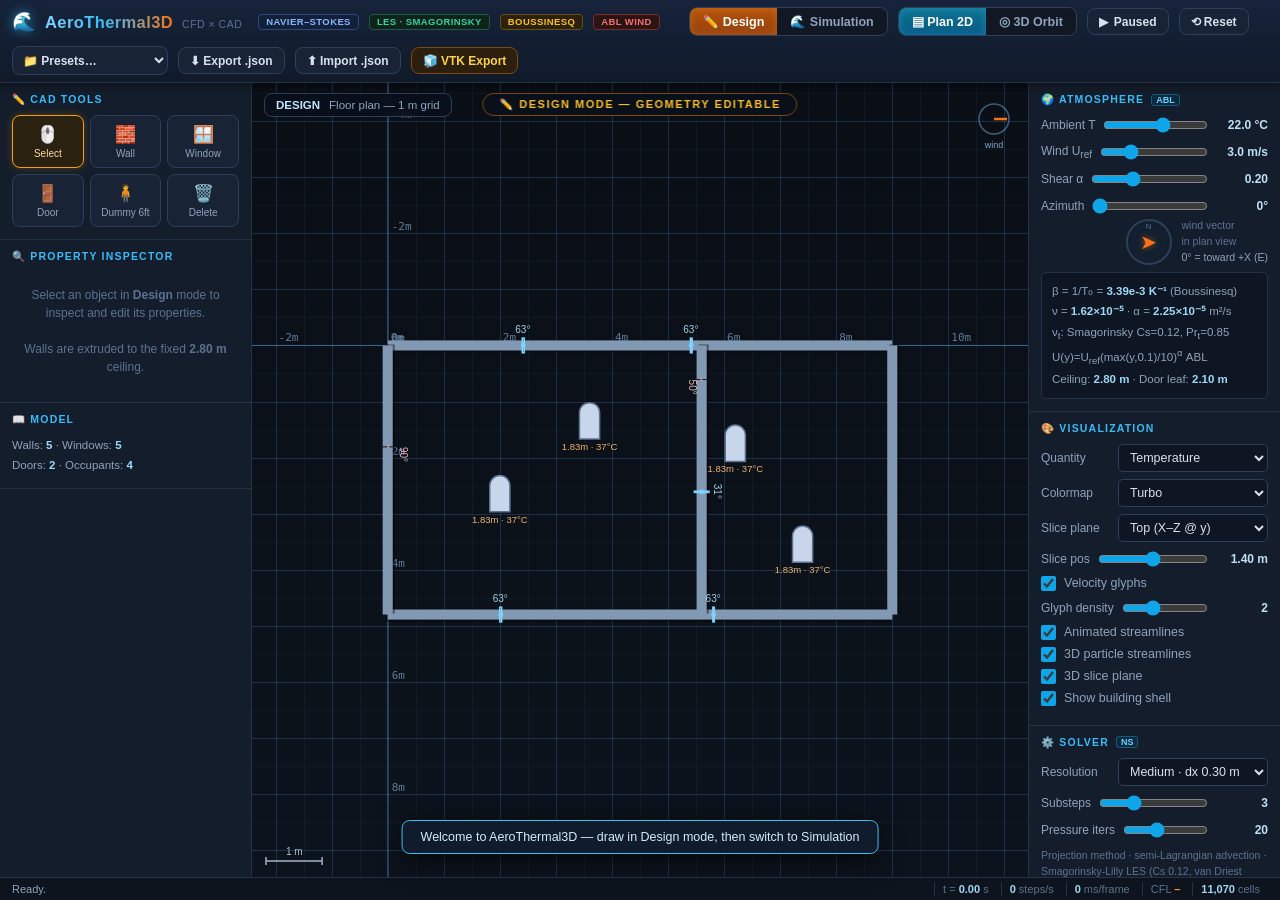
<file: GLM_5_3_html_cfd.html>
<!DOCTYPE html>
<html lang="en">
<head>
<meta charset="UTF-8">
<meta name="viewport" content="width=device-width, initial-scale=1">
<title>AeroThermal3D — Coupled CFD Indoor Airflow &amp; Architectural CAD Engine</title>
<style>
:root{
  --bg:#0b0f14; --bg2:#111823; --panel:#141d2b; --panel2:#182335; --line:#233247;
  --line2:#2d4059; --txt:#d8e2ef; --txt2:#8fa3bc; --txt3:#5d7290;
  --acc:#38bdf8; --acc2:#0ea5e9; --hot:#f97316; --hot2:#fb923c; --good:#34d399;
  --warn:#fbbf24; --danger:#f87171; --sel:#f59e0b;
  --r:8px; --rs:5px;
  font-size:14px;
}
*{box-sizing:border-box;margin:0;padding:0}
html,body{height:100%}
body{
  background:var(--bg); color:var(--txt);
  font-family:"Segoe UI",Roboto,"Helvetica Neue",Arial,sans-serif;
  display:flex; flex-direction:column; overflow:hidden;
  -webkit-user-select:none; user-select:none;
}
input,select,button{font-family:inherit}
::-webkit-scrollbar{width:9px;height:9px}
::-webkit-scrollbar-thumb{background:#2b3d57;border-radius:5px}
::-webkit-scrollbar-track{background:transparent}

/* ============ TOP BAR ============ */
#topbar{
  display:flex;align-items:center;gap:10px;flex-wrap:wrap;
  padding:7px 12px;background:linear-gradient(180deg,#16233a,#101a29);
  border-bottom:1px solid var(--line);box-shadow:0 2px 10px rgba(0,0,0,.45);z-index:20;
}
#brand{display:flex;align-items:baseline;gap:9px;margin-right:6px;white-space:nowrap}
#brand .logo{font-size:19px;filter:drop-shadow(0 0 6px rgba(56,189,248,.55))}
#brand .name{font-size:16.5px;font-weight:700;letter-spacing:.4px;
  background:linear-gradient(90deg,#7dd3fc,#38bdf8 45%,#f97316);-webkit-background-clip:text;background-clip:text;color:transparent}
#brand .sub{font-size:10.5px;color:var(--txt3);letter-spacing:.5px}
.badge{display:inline-block;padding:1.5px 7px;border-radius:4px;font-size:9.5px;font-weight:600;
  letter-spacing:.4px;border:1px solid;white-space:nowrap}
.b-cpp{color:#8cb4ff;border-color:#2c4a7c;background:#12203a}
.b-omp{color:#fbbf24;border-color:#6b4d0f;background:#2a2110}
.b-simd{color:#f87171;border-color:#7c2c2c;background:#2a1414}
.b-les{color:#34d399;border-color:#1d5c43;background:#0f231b}
.b-mit{color:#9aa8bd;border-color:#3a4a5f;background:#1a2230}
.seg{display:flex;border:1px solid var(--line2);border-radius:var(--r);overflow:hidden;background:var(--bg2)}
.seg button{
  border:0;background:transparent;color:var(--txt2);padding:6px 13px;font-size:12.5px;font-weight:600;
  cursor:pointer;transition:all .15s;display:flex;align-items:center;gap:6px;white-space:nowrap
}
.seg button:hover{color:var(--txt);background:#1c2a40}
.seg button.on{background:linear-gradient(180deg,#0e7490,#075985);color:#fff;box-shadow:inset 0 0 8px rgba(56,189,248,.35)}
.seg button.on.design{background:linear-gradient(180deg,#b45309,#92400e);box-shadow:inset 0 0 8px rgba(251,146,60,.4)}
.tbtn{
  border:1px solid var(--line2);background:var(--panel2);color:var(--txt);padding:5.5px 11px;border-radius:var(--r);
  font-size:12px;font-weight:600;cursor:pointer;transition:all .15s;display:inline-flex;align-items:center;gap:6px;white-space:nowrap
}
.tbtn:hover{border-color:var(--acc);color:#bfe6ff;background:#1a2a42}
.tbtn:active{transform:translateY(1px)}
.tbtn.accent{border-color:#0e7490;background:linear-gradient(180deg,#0e7490,#075985);color:#fff}
.tbtn.accent:hover{filter:brightness(1.15)}
.tbtn.warn{border-color:#7c4a12;background:#2c1f0d;color:#fcd34d}
.tbtn.warn:hover{border-color:var(--hot)}
.tbtn:disabled{opacity:.4;cursor:not-allowed}
select.tbtn{padding:5.5px 6px}
.spacer{flex:1}
#playIcon{width:11px;display:inline-block}

/* ============ MAIN LAYOUT ============ */
#main{flex:1;display:flex;min-height:0}
aside{
  width:252px;background:var(--panel);border-right:1px solid var(--line);
  display:flex;flex-direction:column;overflow-y:auto;overflow-x:hidden;flex-shrink:0
}
aside.right{border-right:0;border-left:1px solid var(--line)}
.sec{border-bottom:1px solid var(--line);padding:10px 12px 12px}
.sec h3{
  font-size:10.5px;text-transform:uppercase;letter-spacing:1.2px;color:var(--acc);
  margin-bottom:9px;display:flex;align-items:center;gap:7px;font-weight:700
}
.sec h3 .n{background:#0c2a3d;border:1px solid #155d7d;color:#67d4ff;border-radius:3px;
  font-size:9px;padding:0 4px;letter-spacing:0}
.row{display:flex;align-items:center;justify-content:space-between;gap:8px;margin:7px 0}
.row label{color:var(--txt2);font-size:12px;flex-shrink:0}
.val{color:#bfe0f5;font-size:12px;font-variant-numeric:tabular-nums;font-weight:600;min-width:52px;text-align:right}
input[type=range]{flex:1;accent-color:var(--acc2);height:20px;cursor:pointer;min-width:60px}
select.inp,input.inp{
  width:100%;background:#0d1622;border:1px solid var(--line2);color:var(--txt);
  padding:5px 7px;border-radius:var(--rs);font-size:12.5px;outline:none
}
select.inp:focus,input.inp:focus{border-color:var(--acc)}
input[type=checkbox]{accent-color:var(--acc2);width:15px;height:15px;cursor:pointer}
.chkrow{display:flex;align-items:center;gap:8px;margin:7px 0;color:var(--txt2);font-size:12.5px;cursor:pointer}
.chkrow:hover{color:var(--txt)}

/* tool palette */
#toolGrid{display:grid;grid-template-columns:repeat(3,1fr);gap:6px}
.tool{
  border:1px solid var(--line2);background:var(--panel2);border-radius:var(--r);cursor:pointer;
  padding:8px 4px 6px;text-align:center;color:var(--txt2);transition:all .13s;font-size:10px;line-height:1.25
}
.tool .ic{font-size:17px;display:block;margin-bottom:3px}
.tool:hover{border-color:var(--hot);color:var(--txt);background:#1d2b41}
.tool.on{border-color:var(--sel);color:#ffd9a0;background:#2b2110;box-shadow:0 0 8px rgba(245,158,11,.25)}
.tool.danger:hover{border-color:var(--danger);color:#fecaca;background:#2b1518}

/* property inspector */
#propsPanel .noSel{color:var(--txt3);font-size:12px;text-align:center;padding:14px 6px;line-height:1.5}
.prop{margin:8px 0}
.prop>label{display:block;font-size:10.5px;color:var(--txt3);margin-bottom:3px;letter-spacing:.4px;text-transform:uppercase}
.prop .prow{display:flex;gap:6px;align-items:center}
.prop input[type=number]{
  flex:1;background:#0d1622;border:1px solid var(--line2);color:#bfe0f5;padding:4px 7px;
  border-radius:var(--rs);font-size:12.5px;outline:none;font-variant-numeric:tabular-nums
}
.prop input[type=number]:focus{border-color:var(--acc)}
.prop .unit{color:var(--txt3);font-size:11px;width:30px;flex-shrink:0}
.prop input[type=range]{width:100%}
.objTitle{font-size:13px;font-weight:700;color:#ffd9a0;margin-bottom:2px;display:flex;align-items:center;gap:7px}
.objTitle .tag{font-size:9px;background:#2b2110;border:1px solid #7c4a12;color:#fbbf24;
  padding:1px 6px;border-radius:3px;letter-spacing:.6px}
.btnRow{display:flex;gap:6px;margin-top:10px}
.btnRow .tbtn{flex:1;justify-content:center;padding:5px 4px;font-size:11.5px}
#envReadout{background:#0d1622;border:1px solid var(--line);border-radius:var(--rs);padding:8px 10px;
  font-size:11.5px;line-height:1.75;color:var(--txt2);font-variant-numeric:tabular-nums}
#envReadout b{color:#9fd8f7;font-weight:600}
#azWrap{display:flex;align-items:center;gap:10px}
#azDial{
  width:46px;height:46px;border-radius:50%;border:2px solid var(--line2);flex-shrink:0;position:relative;
  background:radial-gradient(circle,#13202f 60%,#0c1520)
}
#azArrow{position:absolute;inset:0;display:flex;align-items:center;justify-content:center;
  font-size:20px;color:var(--hot);transition:transform .1s linear;text-shadow:0 0 6px rgba(249,115,22,.6)}
#azDial .N{position:absolute;top:1px;left:50%;transform:translateX(-50%);font-size:7.5px;color:var(--txt3)}

/* sim info */
#simInfoPanel .kv{display:flex;justify-content:space-between;margin:5px 0;font-size:12px;
  font-variant-numeric:tabular-nums}
#simInfoPanel .kv span:first-child{color:var(--txt2)}
#simInfoPanel .kv span:last-child{color:#9fd8f7;font-weight:600}
#simInfoPanel .kv.hot span:last-child{color:var(--hot2)}

/* ============ CENTER VIEWPORT ============ */
#center{flex:1;position:relative;min-width:0;background:#080b10;display:flex}
.view{position:absolute;inset:0;display:none}
.view.on{display:block}
#c2d{width:100%;height:100%;display:block;cursor:crosshair;touch-action:none}
#view3d{overflow:hidden}
#c3d{width:100%;height:100%;display:block;touch-action:none}
#viewBadge{
  position:absolute;top:10px;left:12px;z-index:5;background:rgba(10,17,27,.82);border:1px solid var(--line2);
  border-radius:var(--r);padding:5px 11px;font-size:11.5px;color:var(--txt2);pointer-events:none;
  backdrop-filter:blur(4px);display:flex;gap:9px;align-items:center
}
#viewBadge b{color:#bfe6ff}
#sliceBadge{position:absolute;top:10px;right:12px;z-index:5;background:rgba(10,17,27,.82);
  border:1px solid var(--line2);border-radius:var(--r);padding:5px 11px;font-size:11.5px;
  color:var(--txt2);pointer-events:none;backdrop-filter:blur(4px);font-variant-numeric:tabular-nums}
#probeTip{
  position:absolute;z-index:8;pointer-events:none;display:none;background:rgba(8,13,20,.93);
  border:1px solid var(--acc);border-radius:var(--r);padding:7px 10px;font-size:11px;line-height:1.65;
  font-variant-numeric:tabular-nums;color:#cfe6f7;box-shadow:0 4px 18px rgba(0,0,0,.6);min-width:148px
}
#probeTip .pt{color:var(--acc);font-weight:700;font-size:10px;letter-spacing:.8px;margin-bottom:2px}
#probeTip .pr{display:flex;justify-content:space-between;gap:12px}
#probeTip .pr b{color:#fff;font-weight:600}
#legend{
  position:absolute;left:12px;bottom:34px;z-index:5;background:rgba(10,17,27,.82);border:1px solid var(--line2);
  border-radius:var(--r);padding:8px 10px 9px;backdrop-filter:blur(4px);width:172px
}
#legend.hidden{display:none}
#legTitle{font-size:10px;color:var(--txt2);margin-bottom:5px;letter-spacing:.4px;font-weight:600}
#legBar{height:10px;border-radius:3px;border:1px solid #000;position:relative}
#legTicks{display:flex;justify-content:space-between;font-size:9.5px;color:var(--txt3);margin-top:3px;
  font-variant-numeric:tabular-nums}
#legMin,#legMax{color:var(--txt2)}
#modeOverlay{
  position:absolute;top:10px;left:50%;transform:translateX(-50%);z-index:6;pointer-events:none;
  background:rgba(10,17,27,.85);border:1px solid var(--line2);border-radius:20px;padding:4px 16px;
  font-size:11px;font-weight:700;letter-spacing:1.5px;color:var(--txt2);backdrop-filter:blur(4px)
}
#modeOverlay.design{color:#fbbf24;border-color:#7c4a12}
#modeOverlay.sim{color:#67e8f9;border-color:#155d7d}
#webglErr{position:absolute;inset:0;display:none;align-items:center;justify-content:center;
  color:var(--txt2);font-size:13px;padding:40px;text-align:center;line-height:1.7;z-index:10;background:#0a0f16}

/* ============ STATUS BAR ============ */
#statusbar{
  display:flex;align-items:center;gap:4px;padding:4px 12px;background:#0d141d;border-top:1px solid var(--line);
  font-size:11px;color:var(--txt3);flex-wrap:wrap;font-variant-numeric:tabular-nums
}
#statHint{color:var(--txt2);flex:1;min-width:200px;white-space:nowrap;overflow:hidden;text-overflow:ellipsis}
.stat{padding:1px 8px;border-left:1px solid var(--line);white-space:nowrap}
.stat b{color:#9fd8f7;font-weight:600}
.stat.hot b{color:var(--hot2)}

/* ============ TOAST ============ */
#toast{
  position:fixed;bottom:46px;left:50%;transform:translateX(-50%) translateY(18px);z-index:100;
  background:#101c2c;border:1px solid var(--acc);color:#d3ecff;padding:9px 18px;border-radius:var(--r);
  font-size:12.5px;opacity:0;pointer-events:none;transition:all .28s;box-shadow:0 6px 26px rgba(0,0,0,.6);max-width:70vw
}
#toast.show{opacity:1;transform:translateX(-50%) translateY(0)}
#toast.err{border-color:var(--danger);color:#fecaca}

@media (max-width:1100px){
  aside{width:216px}
  #brand .sub{display:none}
}
@media (max-width:880px){
  #main{flex-direction:column;overflow-y:auto}
  aside{width:100%!important;max-height:230px;border-left:0!important;border-right:0!important;border-bottom:1px solid var(--line)}
  #center{min-height:420px}
  #topbar{gap:6px}
}
</style>
<script type="importmap">
{ "imports": {
    "three": "https://cdn.jsdelivr.net/npm/three@0.160.0/build/three.module.js",
    "three/addons/": "https://cdn.jsdelivr.net/npm/three@0.160.0/examples/jsm/"
} }
</script>
</head>
<body>

<header id="topbar">
  <div id="brand">
    <span class="logo">🌊</span>
    <span class="name">AeroThermal3D</span>
    <span class="sub">CFD × CAD</span>
  </div>
  <span class="badge b-cpp">NAVIER–STOKES</span>
  <span class="badge b-les">LES · SMAGORINSKY</span>
  <span class="badge b-omp">BOUSSINESQ</span>
  <span class="badge b-simd">ABL WIND</span>
  <div class="spacer"></div>
  <div class="seg" id="modeSeg">
    <button id="btnModeDesign" class="design">✏️ Design</button>
    <button id="btnModeSim">🌊 Simulation</button>
  </div>
  <div class="seg" id="viewSeg">
    <button id="btnView2D" class="on">▤ Plan 2D</button>
    <button id="btnView3D">◎ 3D Orbit</button>
  </div>
  <button class="tbtn accent" id="btnPlay" title="Run / pause the solver (Simulation mode)">⏸ <span id="playLabel">Running</span></button>
  <button class="tbtn" id="btnReset" title="Reset fields to ambient state">⟲ Reset</button>
  <div class="spacer"></div>
  <select class="tbtn" id="selPreset" title="Load a pre-built architectural preset">
    <option value="">📁 Presets…</option>
    <option value="studio">Studio Apartment</option>
    <option value="crossvent">Cross-Vent Office</option>
    <option value="windtest">Wind Tunnel Test Hut</option>
    <option value="clear">🗑 Empty Domain</option>
  </select>
  <button class="tbtn" id="btnExport" title="Export blueprint as JSON">⬇ Export .json</button>
  <button class="tbtn" id="btnImport" title="Import blueprint from JSON">⬆ Import .json</button>
  <button class="tbtn warn" id="btnVTK" title="Export current fields as ParaView legacy VTK">🧊 VTK Export</button>
  <input type="file" id="fileImport" accept=".json,application/json" style="display:none">
</header>

<div id="main">
  <!-- ================= LEFT: TOOLS + PROPERTIES ================= -->
  <aside class="left">
    <div class="sec" id="toolsSec">
      <h3>✏️ CAD Tools</h3>
      <div id="toolGrid">
        <div class="tool on" data-tool="select"><span class="ic">🖱️</span>Select</div>
        <div class="tool" data-tool="wall"><span class="ic">🧱</span>Wall</div>
        <div class="tool" data-tool="window"><span class="ic">🪟</span>Window</div>
        <div class="tool" data-tool="door"><span class="ic">🚪</span>Door</div>
        <div class="tool" data-tool="dummy"><span class="ic">🧍</span>Dummy 6ft</div>
        <div class="tool danger" data-tool="delete"><span class="ic">🗑️</span>Delete</div>
      </div>
    </div>

    <div class="sec" id="propsSec">
      <h3>🔍 Property Inspector</h3>
      <div id="propsPanel"><div class="noSel">Select an object in <b>Design</b> mode to inspect and edit its properties.<br><br>Walls are extruded to the fixed <b>2.80 m</b> ceiling.</div></div>
    </div>

    <div class="sec" id="simInfoSec" style="display:none">
      <h3>🌊 Solver Monitor</h3>
      <div id="simInfoPanel">
        <div class="kv"><span>Sim time</span><span id="siTime">0.00 s</span></div>
        <div class="kv"><span>Steps / frame</span><span id="siSteps">–</span></div>
        <div class="kv"><span>Solve rate</span><span id="siRate">–</span></div>
        <div class="kv"><span>Grid cells</span><span id="siCells">–</span></div>
        <div class="kv"><span>Fluid / solid</span><span id="siFluid">–</span></div>
        <div class="kv hot"><span>Max |u|</span><span id="siUmax">–</span></div>
        <div class="kv hot"><span>Δt (CFL)</span><span id="siDt">–</span></div>
        <div class="kv"><span>T range</span><span id="siTrange">–</span></div>
      </div>
    </div>

    <div class="sec">
      <h3>📖 Model</h3>
      <div id="modelStats" style="font-size:11.5px;color:var(--txt2);line-height:1.8;font-variant-numeric:tabular-nums">
        <div>Walls: <b id="msWalls" style="color:#9fd8f7">0</b> · Windows: <b id="msWins" style="color:#9fd8f7">0</b></div>
        <div>Doors: <b id="msDoors" style="color:#9fd8f7">0</b> · Occupants: <b id="msDum" style="color:#9fd8f7">0</b></div>
      </div>
    </div>
  </aside>

  <!-- ================= CENTER VIEWPORT ================= -->
  <div id="center">
    <div id="view2d" class="view on"><canvas id="c2d"></canvas></div>
    <div id="view3d" class="view"><canvas id="c3d"></canvas><div id="webglErr"></div></div>
    <div id="viewBadge"><b id="vbMode">DESIGN</b><span id="vbInfo">Floor plan — 1 m grid</span></div>
    <div id="sliceBadge" style="display:none">slice y = <b id="sbVal">1.50</b> m</div>
    <div id="modeOverlay" class="design">✏️ DESIGN MODE — GEOMETRY EDITABLE</div>
    <div id="probeTip"></div>
    <div id="legend" class="hidden">
      <div id="legTitle">Temperature °C</div>
      <div id="legBar"></div>
      <div id="legTicks"><span id="legMin">0</span><span id="legMid"></span><span id="legMax">1</span></div>
    </div>
  </div>

  <!-- ================= RIGHT: ENVIRONMENT + VIS + SOLVER ================= -->
  <aside class="right">
    <div class="sec">
      <h3>🌍 Atmosphere <span class="n">ABL</span></h3>
      <div class="row"><label>Ambient T</label><input type="range" id="inTamb" min="-10" max="45" step="0.5" value="22"><span class="val" id="inTambVal">22.0 °C</span></div>
      <div class="row"><label>Wind U<sub>ref</sub></label><input type="range" id="inUref" min="0" max="12" step="0.1" value="3.0"><span class="val" id="inUrefVal">3.0 m/s</span></div>
      <div class="row"><label>Shear α</label><input type="range" id="inAlpha" min="0.10" max="0.40" step="0.01" value="0.20"><span class="val" id="inAlphaVal">0.20</span></div>
      <div class="row" style="margin-bottom:2px"><label>Azimuth</label><input type="range" id="inAz" min="0" max="360" step="1" value="0"><span class="val" id="inAzVal">0°</span></div>
      <div class="row" style="justify-content:flex-end;margin-top:0">
        <div id="azWrap">
          <div id="azDial"><span class="N">N</span><div id="azArrow">➤</div></div>
          <div style="font-size:10.5px;color:var(--txt3);line-height:1.5">wind vector<br>in plan view<br><span style="color:var(--txt2)">0° = toward +X (E)</span></div>
        </div>
      </div>
      <div id="envReadout"></div>
    </div>

    <div class="sec">
      <h3>🎨 Visualization</h3>
      <div class="row"><label>Quantity</label>
        <select class="inp" id="selQuantity" style="width:150px">
          <option value="T" selected>Temperature</option>
          <option value="speed">Velocity magnitude</option>
          <option value="vort">Vertical vorticity</option>
          <option value="p">Pressure</option>
        </select></div>
      <div class="row"><label>Colormap</label>
        <select class="inp" id="selCmap" style="width:150px">
          <option value="turbo" selected>Turbo</option>
          <option value="coolwarm">Cool → Warm</option>
          <option value="viridis">Viridis</option>
          <option value="inferno">Inferno</option>
        </select></div>
      <div class="row"><label>Slice plane</label>
        <select class="inp" id="selSliceMode" style="width:150px">
          <option value="top" selected>Top (X–Z @ y)</option>
          <option value="front">Front (X–Y @ z)</option>
          <option value="side">Side (Z–Y @ x)</option>
        </select></div>
      <div class="row"><label>Slice pos</label><input type="range" id="inSlice" min="0" max="1" step="0.005" value="0.5"><span class="val" id="inSliceVal">–</span></div>
      <label class="chkrow"><input type="checkbox" id="chkGlyphs" checked> Velocity glyphs</label>
      <div class="row"><label>Glyph density</label><input type="range" id="inGlyphDens" min="1" max="4" step="1" value="2"><span class="val" id="inGlyphDensVal">2</span></div>
      <label class="chkrow"><input type="checkbox" id="chkStream" checked> Animated streamlines</label>
      <label class="chkrow"><input type="checkbox" id="chkParts" checked> 3D particle streamlines</label>
      <label class="chkrow"><input type="checkbox" id="chkSlicePlane" checked> 3D slice plane</label>
      <label class="chkrow"><input type="checkbox" id="chkWalls3d" checked> Show building shell</label>
    </div>

    <div class="sec">
      <h3>⚙️ Solver <span class="n">NS</span></h3>
      <div class="row"><label>Resolution</label>
        <select class="inp" id="selRes" style="width:150px">
          <option value="0.40">Low · dx 0.40 m</option>
          <option value="0.30" selected>Medium · dx 0.30 m</option>
          <option value="0.24">High · dx 0.24 m</option>
        </select></div>
      <div class="row"><label>Substeps</label><input type="range" id="inSubsteps" min="1" max="8" step="1" value="3"><span class="val" id="inSubstepsVal">3</span></div>
      <div class="row"><label>Pressure iters</label><input type="range" id="inPiters" min="8" max="40" step="1" value="20"><span class="val" id="inPitersVal">20</span></div>
      <div id="solverNote" style="font-size:10.5px;color:var(--txt3);line-height:1.55;margin-top:4px">
        Projection method · semi-Lagrangian advection · Smagorinsky-Lilly LES (Cs 0.12, van Driest damping) · explicit diffusion · Jacobi pressure solve.
      </div>
    </div>
  </aside>
</div>

<footer id="statusbar">
  <span id="statHint">Ready.</span>
  <span class="stat">t = <b id="statTime">0.00</b> s</span>
  <span class="stat"><b id="statSps">0</b> steps/s</span>
  <span class="stat"><b id="statMs">0</b> ms/frame</span>
  <span class="stat hot">CFL <b id="statCfl">–</b></span>
  <span class="stat"><b id="statCells">0</b> cells</span>
</footer>

<div id="toast"></div>

<script type="module">
"use strict";
/* ============================================================
   AeroThermal3D — single-file CFD + CAD engine
   3D unsteady incompressible Navier-Stokes + Boussinesq
   + Smagorinsky-Lilly LES + ABL power-law wind profile
   ============================================================ */

/* ============================================================
   §0  CONSTANTS & UTILITIES
   ============================================================ */
const ROOM_H   = 2.80;                 // fixed ceiling height [m]
const DOOR_H   = 2.10;                 // door leaf height [m]
const DUMMY_H  = 1.83;                 // 6-foot occupant [m]
const DUMMY_T  = 37.0;                 // occupant skin temp [°C]
const DUMMY_W  = 90;                   // sensible metabolic heat [W]
const GRID_MAX = 20.0;                 // domain hard limit [m]

const RHO0   = 1.164;                  // reference air density [kg/m³]
const NU     = 1.62e-5;                // kinematic viscosity [m²/s]
const ALPHA_T= 2.25e-5;                // thermal diffusivity [m²/s]
const PR_T   = 0.85;                   // turbulent Prandtl
const CS     = 0.12;                   // Smagorinsky constant
const KARMAN = 0.41;                   // von Kármán
const GY     = -9.81;                  // gravity [m/s²]
const CP_AIR = 1005;                   // specific heat [J/(kg·K)]
const Y_REF  = 10.0;                   // ABL reference height [m]
const VONK   = 0.41;

const clamp = (v,a,b)=> v<a?a : v>b?b : v;
const lerp  = (a,b,t)=> a+(b-a)*t;
const smooth= t=> t*t*(3-2*t);
const fmt   = (v,d=2)=> (v===undefined||v===null||!isFinite(v))?"–":v.toFixed(d);
const deg   = r=> r*180/Math.PI;
const rad   = d=> d*Math.PI/180;
const $id   = id=> document.getElementById(id);

let toastTimer=null;
function toast(msg, err=false){
  const t=$id("toast"); t.textContent=msg;
  t.className = err? "show err" : "show";
  clearTimeout(toastTimer);
  toastTimer=setTimeout(()=>{ t.className=""; }, 2600);
}

/* ============================================================
   §1  COLORMAPS  (turbo, coolwarm, viridis, inferno)
   ============================================================ */
function lerpStops(stops, t){
  t = clamp(t,0,1);
  const n = stops.length-1, f = t*n, i = Math.min(n-1, Math.floor(f)), u = f-i;
  const a = stops[i], b = stops[i+1];
  return [a[0]+(b[0]-a[0])*u, a[1]+(b[1]-a[1])*u, a[2]+(b[2]-a[2])*u];
}
const CMAPS = {
  turbo: [[0.19,0.07,0.23],[0.28,0.14,0.51],[0.12,0.34,0.74],[0.12,0.59,0.83],[0.25,0.82,0.47],[0.61,0.90,0.12],[0.98,0.89,0.14],[0.98,0.55,0.03],[0.85,0.12,0.06]],
  coolwarm: [[0.23,0.30,0.75],[0.47,0.60,0.92],[0.77,0.85,0.98],[0.94,0.94,0.94],[0.99,0.74,0.61],[0.94,0.36,0.29],[0.60,0.10,0.20]],
  viridis: [[0.267,0.005,0.329],[0.283,0.141,0.458],[0.254,0.265,0.530],[0.208,0.372,0.553],[0.164,0.471,0.558],[0.128,0.567,0.551],[0.135,0.659,0.518],[0.267,0.749,0.441],[0.478,0.821,0.318],[0.741,0.873,0.150],[0.993,0.906,0.144]],
  inferno: [[0.001,0.000,0.014],[0.08,0.03,0.22],[0.26,0.06,0.42],[0.47,0.11,0.47],[0.67,0.21,0.42],[0.85,0.38,0.31],[0.97,0.60,0.21],[0.99,0.81,0.15],[0.99,0.96,0.74]],
};
function cmapRGB(name,t){
  const c = lerpStops(CMAPS[name]||CMAPS.turbo, t);
  return [c[0]*255|0, c[1]*255|0, c[2]*255|0];
}
function cssRGB(name,t){ const c=cmapRGB(name,t); return `rgb(${c[0]},${c[1]},${c[2]})`; }
function cmapGradientCSS(name){
  const n=16, parts=[];
  for(let i=0;i<=n;i++) parts.push(`${cssRGB(name,i/n)} ${(i/n*100).toFixed(1)}%`);
  return `linear-gradient(90deg, ${parts.join(",")})`;
}

/* ============================================================
   §2  GEOMETRY MODEL  (walls / windows / doors / dummies)
   ============================================================ */
let nextId = 1;
function mkId(){ return nextId++; }

/* Wall: axis-aligned segment. horiz=true → along X (x1..x2 at z),
        horiz=false → along Z (z1..z2 at x). thickness in m. */
function makeWall(horiz, fixed, a, b, thickness=0.18){
  return { id:mkId(), type:"wall", horiz, fixed, a, b, th:thickness };
}
/* Window: sits on a wall host. s = horizontal offset along host from its start,
   width, sill height (y0), height h, open ∈ [0,1] → casement angle θ=open×90° */
function makeWindow(hostId, s, width=1.2, y0=1.0, h=1.2, open=0.5){
  return { id:mkId(), type:"window", host:hostId, s, w:width, y0, h, open };
}
/* Door: door leaf height fixed 2.10 m unless custom; swing = 'in+'|'in-'|'out+'|'out-' quadrant */
function makeDoor(hostId, s, width=0.9, h=DOOR_H, open=0.5, swing="in+"){
  return { id:mkId(), type:"door", host:hostId, s, w:width, h, open, swing };
}
function makeDummy(x, z){
  return { id:mkId(), type:"dummy", x, z };
}

const world = { walls:[], windows:[], doors:[], dummies:[] };

function wallEndpoints(w){
  return w.horiz ? {x1:w.a, z1:w.fixed, x2:w.b, z2:w.fixed}   // along X at z=fixed
                 : {x1:w.fixed, z1:w.a, x2:w.fixed, z2:w.b};  // along Z at x=fixed
}
function wallLength(w){ return Math.abs(w.b - w.a); }

/* window/door world-space footprint along its host wall */
function openingSpan(host, s, w){
  const p = wallEndpoints(host);
  const t0 = clamp(s, 0, wallLength(host));
  const t1 = clamp(s + w, 0, wallLength(host));
  const horizontal = (p.z1 === p.z2);           // wall along X
  if(horizontal){
    const zc = p.z1;
    return { horiz:true, z:zc, x1:Math.min(p.x1,p.x2)+Math.min(t0,t1), x2:Math.min(p.x1,p.x2)+Math.max(t0,t1) };
  }else{
    const xc = p.x1;
    return { horiz:false, x:xc, z1:Math.min(p.z1,p.z2)+Math.min(t0,t1), z2:Math.min(p.z1,p.z2)+Math.max(t0,t1) };
  }
}

function objectById(id){
  for(const w of world.walls)   if(w.id===id) return w;
  for(const o of world.windows) if(o.id===id) return o;
  for(const d of world.doors)   if(d.id===id) return d;
  for(const m of world.dummies) if(m.id===id) return m;
  return null;
}
function hostOf(o){ return o && o.host!=null ? world.walls.find(w=>w.id===o.host) : null; }
function removeObject(id){
  const rm=(arr)=>{ const i=arr.findIndex(o=>o.id===id); if(i>=0){arr.splice(i,1); return true;} return false; };
  if(rm(world.walls)){
    world.windows = world.windows.filter(o=>o.host!==id);
    world.doors   = world.doors.filter(o=>o.host!==id);
    return true;
  }
  return rm(world.windows)||rm(world.doors)||rm(world.dummies);
}
function modelStats(){
  return { walls:world.walls.length, wins:world.windows.length,
           doors:world.doors.length, dummies:world.dummies.length };
}
function worldBounds(){
  let x0=2e9,z0=2e9,x1=-2e9,z1=-2e9;
  for(const w of world.walls){
    const p=wallEndpoints(w);
    x0=Math.min(x0,p.x1,p.x2); x1=Math.max(x1,p.x1,p.x2);
    z0=Math.min(z0,p.z1,p.z2); z1=Math.max(z1,p.z1,p.z2);
  }
  if(x0>x1){ x0=0; x1=6; z0=0; z1=6; }
  const m=1.6;
  return { x0:Math.max(-GRID_MAX,x0-m), z0:Math.max(-GRID_MAX,z0-m),
           x1:Math.min(GRID_MAX,x1+m), z1:Math.min(GRID_MAX,z1+m) };
}

/* ============================================================
   §3  ENVIRONMENT + APP STATE
   ============================================================ */
const env = {
  Tamb: 22.0,     // ambient [°C]
  Uref: 3.0,      // reference wind speed at 10 m [m/s]
  az: 0,          // azimuth [deg] — 0 = wind blows toward +X
  alpha: 0.20,    // power-law exponent
};
const view = {
  mode:"design",        // design | sim
  pane:"2d",            // 2d | 3d
  quantity:"T",         // T | speed | vort | p
  cmap:"turbo",
  sliceMode:"top",      // top | front | side
  slicePos:0.5,         // normalized
  glyphs:true, glyphDens:2,
  streamlines:true,
  particles:true, slicePlane3d:true, walls3d:true,
  playing:false,
};
const solverCfg = { dx:0.30, substeps:3, piters:20 };

/* ABL inflow speed at height y with direction applied */
function ablWind(y){
  const uu = env.Uref * Math.pow(Math.max(y,0.1)/Y_REF, env.alpha);
  const a = rad(env.az);
  return { x: uu*Math.cos(a), z: uu*Math.sin(a) };
}

/* ============================================================
   §4  PRESETS
   ============================================================ */
const PRESETS = {
  studio: { name:"Studio Apartment", make(){
    const W=[
      makeWall(true, 0.0, 0.0, 7.2),   // south (z=0), along X
      makeWall(true, 5.0, 0.0, 7.2),   // north
      makeWall(false, 0.0, 0.0, 5.0),  // west
      makeWall(false, 7.2, 0.0, 5.0),  // east
      makeWall(false, 4.3, 2.0, 5.0),  // bathroom partition
      makeWall(true, 2.0, 4.3, 7.2),   // partition along X at z=2.0..? (door gap via opening)
    ];
    const WIN=[ makeWindow(W[0].id, 1.4, 1.6, 0.95, 1.35, 0.55),
                makeWindow(W[1].id, 0.8, 1.2, 0.95, 1.35, 0.30),
                makeWindow(W[3].id, 2.9, 1.0, 1.10, 1.00, 0.85) ];
    const DOOR=[ makeDoor(W[4].id, 0.8, 0.85, DOOR_H, 0.35, "in+") ];
    const DUM=[ makeDummy(2.1, 3.1), makeDummy(5.4, 1.4) ];
    return {W,WIN,DOOR,DUM};
  }},
  crossvent: { name:"Cross-Vent Office", make(){
    const W=[
      makeWall(true, 0.0, 0.0, 9.0),
      makeWall(true, 4.8, 0.0, 9.0),
      makeWall(false, 0.0, 0.0, 4.8),
      makeWall(false, 9.0, 0.0, 4.8),
      makeWall(false, 5.6, 0.0, 4.8),   // meeting room partition
    ];
    const WIN=[ makeWindow(W[0].id, 2.4, 2.0, 0.90, 1.40, 0.70),
                makeWindow(W[0].id, 5.4, 1.6, 0.90, 1.40, 0.70),
                makeWindow(W[1].id, 2.0, 1.8, 0.90, 1.40, 0.70),
                makeWindow(W[1].id, 5.8, 1.4, 0.90, 1.40, 0.70),
                makeWindow(W[4].id, 2.6, 1.2, 0.90, 1.40, 0.35) ];
    const DOOR=[ makeDoor(W[4].id, 0.6, 0.95, DOOR_H, 0.55, "out-"),
                 makeDoor(W[2].id, 1.8, 1.0, DOOR_H, 1.0, "in+") ];
    const DUM=[ makeDummy(2.0, 2.5), makeDummy(3.6, 1.2), makeDummy(7.4, 3.4), makeDummy(6.2, 1.6) ];
    return {W,WIN,DOOR,DUM};
  }},
  windtest: { name:"Wind Tunnel Test Hut", make(){
    const W=[
      makeWall(true, 0.0, 0.0, 8.0),
      makeWall(true, 4.0, 0.0, 8.0),
      makeWall(false, 0.0, 0.0, 4.0),
      makeWall(false, 8.0, 0.0, 4.0),
    ];
    const WIN=[ makeWindow(W[2].id, 1.5, 1.6, 1.0, 1.2, 1.0),
                makeWindow(W[3].id, 1.5, 1.6, 1.0, 1.2, 0.0),
                makeWindow(W[0].id, 3.2, 1.2, 1.4, 0.8, 0.5),
                makeWindow(W[1].id, 3.2, 1.2, 1.4, 0.8, 1.0) ];
    const DOOR=[];
    const DUM=[ makeDummy(4.0, 2.0), makeDummy(2.2, 1.0), makeDummy(5.8, 3.0) ];
    return {W,WIN,DOOR,DUM};
  }},
  clear: { name:"Empty Domain", make(){ return {W:[],WIN:[],DOOR:[],DUM:[]}; } },
};

function loadPreset(key){
  const p = PRESETS[key]; if(!p) return;
  const {W,WIN,DOOR,DUM} = p.make();
  world.walls=W; world.windows=WIN; world.doors=DOOR; world.dummies=DUM;
  selection.clear(); rebuildAll();
  toast(`Loaded preset: ${p.name}`);
}

/* ============================================================
   §5  IMPORT / EXPORT (blueprint JSON)
   ============================================================ */
function exportBlueprint(){
  const j = {
    format:"AeroThermal3D-blueprint", version:1,
    ceilingHeight:ROOM_H, nextId,
    env:{...env},
    walls:world.walls.map(w=>({id:w.id,horiz:w.horiz,fixed:round3(w.fixed),a:round3(w.a),b:round3(w.b),th:round3(w.th)})),
    windows:world.windows.map(o=>({id:o.id,host:o.host,s:round3(o.s),w:round3(o.w),y0:round3(o.y0),h:round3(o.h),open:o.open})),
    doors:world.doors.map(o=>({id:o.id,host:o.host,s:round3(o.s),w:round3(o.w),h:round3(o.h),open:o.open,swing:o.swing})),
    dummies:world.dummies.map(m=>({id:m.id,x:round3(m.x),z:round3(m.z)})),
  };
  return j;
}
function round3(v){ return Math.round(v*1000)/1000; }
function importBlueprint(j){
  if(!j || j.format!=="AeroThermal3D-blueprint") throw new Error("Not an AeroThermal3D blueprint");
  world.walls   = (j.walls||[]).map(o=>({id:o.id,horiz:!!o.horiz,fixed:+o.fixed,a:+o.a,b:+o.b,th:+(o.th??0.18)}));
  world.windows = (j.windows||[]).map(o=>({id:o.id,host:o.host,type:"window",s:+o.s,w:+o.w,y0:+o.y0,h:+o.h,open:clamp(+o.open||0,0,1)}));
  world.doors   = (j.doors||[]).map(o=>({id:o.id,host:o.host,type:"door",s:+o.s,w:+o.w,h:+(o.h??DOOR_H),open:clamp(+o.open||0,0,1),swing:o.swing||"in+"}));
  world.dummies = (j.dummies||[]).map(o=>({id:o.id,type:"dummy",x:+o.x,z:+o.z}));
  if(j.env){ Object.assign(env, {Tamb:+j.env.Tamb||22, Uref:Math.abs(+j.env.Uref)||0,
    az:((+j.env.az%360)+360)%360||0, alpha:clamp(+j.env.alpha||0.2,0.1,0.4)}); }
  nextId = Math.max(1, j.nextId||1);
  for(const c of [...world.walls,...world.windows,...world.doors,...world.dummies])
    nextId = Math.max(nextId, c.id+1);
  selection.clear();
  rebuildAll();
  syncEnvUI();
}
function downloadFile(name, text, mime="application/json"){
  const blob = new Blob([text], {type:mime});
  const a = document.createElement("a");
  a.href = URL.createObjectURL(blob);
  a.download = name;
  document.body.appendChild(a); a.click();
  setTimeout(()=>{ URL.revokeObjectURL(a.href); a.remove(); }, 500);
}


/* ============================================================
   §6  CFD SOLVER — 3D MAC grid, projection method
   ============================================================
   Staggered MAC grid: u at ±x faces, v at ±y faces, w at ±z faces,
   p & T at cell centers. Solid mask from voxelized CAD geometry.
   Index layouts:
     cell/u-face: i + nx*(j + ny*k)      u: i∈[0,nx]
     v-face:      i + nx*(j + (ny+1)*k)  v: j∈[0,ny]
     w-face:      i + nx*(j + ny*k)      w: k∈[0,nz]  (buffer sized nx*ny*(nz+1))
   ============================================================ */
const solver = {
  nx:0, ny:0, nz:0, dx:0.3, dy:0.3, dz:0.3,
  x0:0, y0:0, z0:0,
  u:null, v:null, w:null, u2:null, v2:null, w2:null,
  p:null, div:null, T:null, T2:null, nuT:null, dw:null,
  solid:null, srcT:null, uc:null, vc:null, wc:null,
  t:0, steps:0, dt:0.04, umax:0.01, cfl:0, wallCells:0,
  built:false, geomDirty:true,
};

function allocSolver(){
  const s = solver;
  const N  = s.nx*s.ny*s.nz;
  const NU = (s.nx+1)*s.ny*s.nz;
  const NV = s.nx*(s.ny+1)*s.nz;
  const NW = s.nx*s.ny*(s.nz+1);
  s.u=new Float32Array(NU); s.u2=new Float32Array(NU);
  s.v=new Float32Array(NV); s.v2=new Float32Array(NV);
  s.w=new Float32Array(NW); s.w2=new Float32Array(NW);
  s.p=new Float32Array(N); s.div=new Float32Array(N);
  s.T=new Float32Array(N); s.T2=new Float32Array(N);
  s.nuT=new Float32Array(N); s.dw=new Float32Array(N);
  s.solid=new Uint8Array(N); s.srcT=new Float32Array(N);
  s.uc=new Float32Array(N); s.vc=new Float32Array(N); s.wc=new Float32Array(N);
}
const idx  = (i,j,k)=> i + solver.nx*(j + solver.ny*k);
const idxU = (i,j,k)=> i + (solver.nx+1)*(j + solver.ny*k);
const idxV = (i,j,k)=> i + solver.nx*(j + (solver.ny+1)*k);
const idxW = (i,j,k)=> i + solver.nx*(j + solver.ny*k);

function cellCenter(i,j,k){
  const s=solver;
  return { x:s.x0+(i+0.5)*s.dx, y:s.y0+(j+0.5)*s.dy, z:s.z0+(k+0.5)*s.dz };
}
function cellSolid(i,j,k){
  const s=solver;
  if(i<0||i>=s.nx||j<0||j>=s.ny||k<0||k>=s.nz) return false;
  return s.solid[idx(i,j,k)]===1;
}
function faceSolidU(i,j,k){ return cellSolid(i-1,j,k) || cellSolid(i,j,k); }
function faceSolidV(i,j,k){ return cellSolid(i,j-1,k) || cellSolid(i,j,k); }
function faceSolidW(i,j,k){ return cellSolid(i,j,k-1) || cellSolid(i,j,k); }

/* ---- build grid from world bounds ---- */
function buildGrid(){
  const s = solver;
  const b = worldBounds();
  const dx = solverCfg.dx;
  s.dx=s.dy=s.dz=dx;
  s.x0=b.x0; s.z0=b.z0; s.y0=0;
  s.nx = clamp(Math.ceil((b.x1-b.x0)/dx), 8, 130);
  s.ny = clamp(Math.ceil(ROOM_H/dx), 6, 60);
  s.nz = clamp(Math.ceil((b.z1-b.z0)/dx), 8, 130);
  allocSolver();
  s.t=0; s.steps=0; s.built=true; s.geomDirty=true;
  resetFields();
}

/* ---- voxelize CAD geometry into the solid mask ---- */
function voxelize(){
  const s=solver;
  s.solid.fill(0);
  const setSolid=(i,j,k)=>{ if(i>=0&&i<s.nx&&j>=0&&j<s.ny&&k>=0&&k<s.nz) s.solid[idx(i,j,k)]=1; };

  // floor + ceiling slabs
  for(let j=0;j<s.ny;j++){
    const y=s.y0+(j+0.5)*s.dy;
    const slab = (y<0.5*s.dy)||(y>ROOM_H-0.5*s.dy);
    if(slab) for(let k=0;k<s.nz;k++) for(let i=0;i<s.nx;i++) setSolid(i,j,k);
  }

  // walls — vertical slabs through full ceiling height
  for(const wl of world.walls){
    const lo=Math.min(wl.a,wl.b), hi=Math.max(wl.a,wl.b);
    const halfBand = wl.th/2 + 0.5*(wl.horiz?s.dz:s.dx);  // cover ≥1 cell row
    for(let k=0;k<s.nz;k++) for(let i=0;i<s.nx;i++){
      const c=cellCenter(i,0,k);
      const coord = wl.horiz?c.x:c.z;   // along-wall coordinate
      const line  = wl.horiz?c.z:c.x;   // wall centerline coordinate
      if(coord<lo||coord>hi) continue;
      if(Math.abs(line-wl.fixed)>halfBand) continue;
      for(let j=0;j<s.ny;j++){
        const y=s.y0+(j+0.5)*s.dy;
        if(y<=ROOM_H) setSolid(i,j,k);
      }
    }
  }

  // carve window & door openings through their host wall band
  const carveOpening=(o, y0, y1, keepOpen)=>{
    const host=world.walls.find(w=>w.id===o.host); if(!host) return;
    const span=openingSpan(host,o.s,o.w);
    const aMin=Math.min(span.x1??span.z1, span.x2??span.z2);
    const aMax=Math.max(span.x1??span.z1, span.x2??span.z2);
    const halfBand=host.th/2+0.5*(span.horiz?s.dz:s.dx)+1e-9;
    for(let k=0;k<s.nz;k++) for(let i=0;i<s.nx;i++){
      const c=cellCenter(i,0,k);
      const hit = span.horiz ? Math.abs(c.z-span.z)<=halfBand : Math.abs(c.x-span.x)<=halfBand;
      if(!hit) continue;
      const along = span.horiz?c.x:c.z;
      if(along<aMin||along>aMax) continue;
      for(let j=0;j<s.ny;j++){
        const y=s.y0+(j+0.5)*s.dy;
        if(y>=y0&&y<=y1) s.solid[idx(i,j,k)] = keepOpen?0:1;
      }
    }
  };
  // doors: open fraction opens the gap; closed door = solid full height
  for(const o of world.doors) carveOpening(o, 0, o.h, o.open>0.02);
  // windows: opening between sill and head; casement sash partially blocks
  for(const o of world.windows){
    const effective = o.open;                 // 0=closed … 1=fully open
    carveOpening(o, o.y0, o.y0+o.h, effective>0.02);
    if(effective>0.02 && effective<0.55){
      // half-open casement: leave sash-edge cells solid (thin stripe) —
      // approximate blockage by solidifying the last 40% of the opening span
      const host=world.walls.find(w=>w.id===o.host);
      const span=openingSpan(host,o.s,o.w);
      const aMin=Math.min(span.x1??span.z1, span.x2??span.z2);
      const aMax=Math.max(span.x1??span.z1, span.x2??span.z2);
      const cut=aMax-0.4*(aMax-aMin);
      const halfBand=host.th/2+0.5*(span.horiz?s.dz:s.dx)+1e-9;
      for(let k=0;k<s.nz;k++) for(let i=0;i<s.nx;i++){
        const c=cellCenter(i,0,k);
        const hit = span.horiz ? Math.abs(c.z-span.z)<=halfBand : Math.abs(c.x-span.x)<=halfBand;
        if(!hit) continue;
        const along=span.horiz?c.x:c.z;
        if(along<cut||along>aMax) continue;
        for(let j=0;j<s.ny;j++){
          const y=s.y0+(j+0.5)*s.dy;
          if(y>=o.y0&&y<=o.y0+o.h) s.solid[idx(i,j,k)]=1;
        }
      }
    }
  }

  // 6-ft occupant dummies: standing cylinders, r≈0.16 m
  const R=0.16;
  for(const m of world.dummies){
    for(let k=0;k<s.nz;k++) for(let j=0;j<s.ny;j++) for(let i=0;i<s.nx;i++){
      const c=cellCenter(i,j,k);
      if(c.y>DUMMY_H) continue;
      const dx=c.x-m.x, dz=c.z-m.z;
      if(dx*dx+dz*dz <= (R+0.45*s.dx)*(R+0.45*s.dx)) setSolid(i,j,k);
    }
  }

  s.wallCells=0;
  for(let n=0;n<s.solid.length;n++) s.wallCells+=s.solid[n];
  chamferDistance();
}

/* ---- multi-pass chamfer distance transform (cells to nearest solid) ---- */
function chamferDistance(){
  const s=solver, BIG=1e6;
  const d=s.dw;
  for(let n=0;n<d.length;n++) d[n]=s.solid[n]?0:BIG;
  const I=s.nx, J=s.ny, K=s.nz;
  const pass=(i0,i1,di,j0,j1,dj,k0,k1,dk)=>{
    for(let k=k0;k!==k1;k+=dk) for(let j=j0;j!==j1;j+=dj) for(let i=i0;i!==i1;i+=di){
      const n=idx(i,j,k);
      let v=d[n];
      if(i-di>=0&&i-di<I) v=Math.min(v, d[idx(i-di,j,k)]+1);
      if(j-dj>=0&&j-dj<J) v=Math.min(v, d[idx(i,j-dj,k)]+1);
      if(k-dk>=0&&k-dk<K) v=Math.min(v, d[idx(i,j,k-dk)]+1);
      d[n]=v;
    }
  };
  pass(0,I,1, 0,J,1, 0,K,1);
  pass(I-1,-1,-1, J-1,-1,-1, K-1,-1,-1);
  pass(I-1,-1,-1, J-1,-1,-1, 0,K,1);
  pass(0,I,1, 0,J,1, K-1,-1,-1);
}

/* ---- reset to ambient state ---- */
function resetFields(){
  const s=solver;
  s.T.fill(env.Tamb); s.T2.fill(env.Tamb);
  s.p.fill(0); s.div.fill(0);
  s.u.fill(0); s.v.fill(0); s.w.fill(0);
  applyInflow();
  s.t=0; s.steps=0;
}

/* ---- ABL power-law inflow on upwind domain faces ---- */
function applyInflow(){
  const s=solver;
  const a=rad(env.az), wx=Math.cos(a)*env.Uref, wz=Math.sin(a)*env.Uref;
  if(env.Uref<0.01) return;
  for(let j=0;j<s.ny;j++){
    const y=s.y0+(j+0.5)*s.dy;
    const spd=Math.pow(Math.max(y,0.1)/Y_REF, env.alpha);
    const ux=wx*spd, uz=wz*spd;
    if(ux>0) for(let k=0;k<s.nz;k++) s.u[idxU(0,j,k)]=ux;
    if(ux<0) for(let k=0;k<s.nz;k++) s.u[idxU(s.nx,j,k)]=ux;
    if(uz>0) for(let i=0;i<s.nx;i++) s.w[idxW(i,j,0)]=uz;
    if(uz<0) for(let i=0;i<s.nx;i++) s.w[idxW(i,j,s.nz)]=uz;
  }
}

/* ============================================================
   §7  SOLVER STEP
   ============================================================ */
function stepSolver(){
  const s=solver;
  if(!s.built) return;
  if(s.geomDirty){ voxelize(); s.geomDirty=false; }

  // adaptive dt (CFL)
  let umax=1e-6;
  for(let n=0;n<s.u.length;n++){ const a=Math.abs(s.u[n]); if(a>umax)umax=a; }
  for(let n=0;n<s.v.length;n++){ const a=Math.abs(s.v[n]); if(a>umax)umax=a; }
  for(let n=0;n<s.w.length;n++){ const a=Math.abs(s.w[n]); if(a>umax)umax=a; }
  s.umax=umax;
  const hmin=Math.min(s.dx,s.dy,s.dz);
  const dt=clamp(0.45*hmin/Math.max(umax,0.08), 0.004, 0.06);
  s.dt=dt; s.cfl=umax*dt/hmin;

  computeCenterVel();
  computeNuT();
  advect(dt);
  diffuseVel(dt);
  addBuoyancy(dt);
  project(dt);
  thermalStep(dt);
  applyInflow();

  s.t+=dt; s.steps++;
}

/* center (collocated) velocities for strain & visualization */
function computeCenterVel(){
  const s=solver;
  for(let k=0;k<s.nz;k++) for(let j=0;j<s.ny;j++) for(let i=0;i<s.nx;i++){
    const n=idx(i,j,k);
    s.uc[n]=(s.u[idxU(i,j,k)]+s.u[idxU(i+1,j,k)])*0.5;
    s.vc[n]=(s.v[idxV(i,j,k)]+s.v[idxV(i,j,Math.min(j+1,s.ny),k)])*0;
    s.vc[n]=(s.v[idxV(i,j,k)]+s.v[idxV(i,j+1,k)])*0.5;
    s.wc[n]=(s.w[idxW(i,j,k)]+s.w[idxW(i,j,k+1)])*0.5;
  }
}

/* Smagorinsky-Lilly νt, filter length d_w = min(Δ, κ·y_w) */
function computeNuT(){
  const s=solver, dx=s.dx, cs2=CS*CS;
  const g=(f,i,j,k)=>f[idx(clamp(i,0,s.nx-1),clamp(j,0,s.ny-1),clamp(k,0,s.nz-1))];
  for(let k=0;k<s.nz;k++) for(let j=0;j<s.ny;j++) for(let i=0;i<s.nx;i++){
    const n=idx(i,j,k);
    if(s.solid[n]){ s.nuT[n]=0; continue; }
    const dudx=(g(s.uc,i+1,j,k)-g(s.uc,i-1,j,k))/(2*dx);
    const dudy=(g(s.uc,i,j+1,k)-g(s.uc,i,j-1,k))/(2*dx);
    const dudz=(g(s.uc,i,j,k+1)-g(s.uc,i,j,k-1))/(2*dx);
    const dvdx=(g(s.vc,i+1,j,k)-g(s.vc,i-1,j,k))/(2*dx);
    const dvdy=(g(s.vc,i,j+1,k)-g(s.vc,i,j-1,k))/(2*dx);
    const dvdz=(g(s.vc,i,j,k+1)-g(s.vc,i,j,k-1))/(2*dx);
    const dwdx=(g(s.wc,i+1,j,k)-g(s.wc,i-1,j,k))/(2*dx);
    const dwdy=(g(s.wc,i,j+1,k)-g(s.wc,i,j-1,k))/(2*dx);
    const dwdz=(g(s.wc,i,j,k+1)-g(s.wc,i,j,k-1))/(2*dx);
    const S2 = 2*(dudx*dudx+dvdy*dvdy+dwdz*dwdz)
             + (dudy+dvdx)*(dudy+dvdx)
             + (dudz+dwdx)*(dudz+dwdx)
             + (dvdz+dwdy)*(dvdz+dwdy);
    const SMag=Math.sqrt(Math.max(S2,1e-8));
    const yw=s.dw[n]*dx;                     // wall distance [m]
    const dw=Math.min(dx, KARMAN*yw);        // Mason/van Driest filtered length
    s.nuT[n]=cs2*dw*dw*SMag;
  }
}

/* generic trilinear sampler factory for any staggered layout */
function makeSampler(f,nxi,nyi,nzi,ox,oy,oz){
  const s=solver;
  return (x,y,z)=>{
    const gx=(x-s.x0)/s.dx-0.5-ox, gy=(y-s.y0)/s.dy-0.5-oy, gz=(z-s.z0)/s.dz-0.5-oz;
    const i0=clamp(Math.floor(gx),0,nxi-1), i1=Math.min(i0+1,nxi-1), fx=clamp(gx-i0,0,1);
    const j0=clamp(Math.floor(gy),0,nyi-1), j1=Math.min(j0+1,nyi-1), fy=clamp(gy-j0,0,1);
    const k0=clamp(Math.floor(gz),0,nzi-1), k1=Math.min(k0+1,nzi-1), fz=clamp(gz-k0,0,1);
    const L=lerp, q=(i,j,k)=>f[i+nxi*(j+nyi*k)];
    return L( L(L(q(i0,j0,k0),q(i1,j0,k0),fx), L(q(i0,j1,k0),q(i1,j1,k0),fx), fy),
              L(L(q(i0,j0,k1),q(i1,j0,k1),fx), L(q(i0,j1,k1),q(i1,j1,k1),fx), fy), fz);
  };
}

/* semi-Lagrangian advection */
function advect(dt){
  const s=solver;
  const su=makeSampler(s.u,s.nx+1,s.ny,s.nz,-0.5,0,0);
  const sv=makeSampler(s.v,s.nx,s.ny+1,s.nz,0,-0.5,0);
  const sw=makeSampler(s.w,s.nx,s.ny,s.nz+1,0,0,-0.5);
  for(let k=0;k<s.nz;k++) for(let j=0;j<s.ny;j++) for(let i=0;i<=s.nx;i++){
    const n=idxU(i,j,k);
    if(faceSolidU(i,j,k)||cellSolid(i,j,k)&&cellSolid(i-1,j,k)){ s.u2[n]=0; continue; }
    const x=s.x0+i*s.dx, y=s.y0+(j+0.5)*s.dy, z=s.z0+(k+0.5)*s.dz;
    const uu=su(x,y,z), vv=sv(x,y,z), ww=sw(x,y,z);
    s.u2[n]=su(x-uu*dt,y-vv*dt,z-ww*dt);
  }
  for(let k=0;k<s.nz;k++) for(let j=0;j<=s.ny;j++) for(let i=0;i<s.nx;i++){
    const n=idxV(i,j,k);
    if(faceSolidV(i,j,k)){ s.v2[n]=0; continue; }
    const x=s.x0+(i+0.5)*s.dx, y=s.y0+j*s.dy, z=s.z0+(k+0.5)*s.dz;
    const uu=su(x,y,z), vv=sv(x,y,z), ww=sw(x,y,z);
    s.v2[n]=sv(x-uu*dt,y-vv*dt,z-ww*dt);
  }
  for(let k=0;k<=s.nz;k++) for(let j=0;j<s.ny;j++) for(let i=0;i<s.nx;i++){
    const n=idxW(i,j,k);
    if(faceSolidW(i,j,k)){ s.w2[n]=0; continue; }
    const x=s.x0+(i+0.5)*s.dx, y=s.y0+(j+0.5)*s.dy, z=s.z0+k*s.dz;
    const uu=su(x,y,z), vv=sv(x,y,z), ww=sw(x,y,z);
    s.w2[n]=sw(x-uu*dt,y-vv*dt,z-ww*dt);
  }
  s.u.set(s.u2); s.v.set(s.v2); s.w.set(s.w2);
}

/* explicit diffusion with ν+νt */
function diffuseVel(dt){
  const s=solver;
  const cf=dt/(s.dx*s.dx);
  for(let k=0;k<s.nz;k++) for(let j=0;j<s.ny;j++) for(let i=0;i<=s.nx;i++){
    const n=idxU(i,j,k);
    if(faceSolidU(i,j,k)){ continue; }
    const nuF=(nuEff(i,j,k)+nuEff(Math.max(i-1,0),j,k))*0.5;
    const lap=(fU(i+1,j,k)+fU(i-1,j,k)+fU(i,j+1,k)+fU(i,j-1,k)+fU(i,j,k+1)+fU(i,j,k-1)-6*s.u[n]);
    s.u[n]+=nuF*cf*lap;
  }
  for(let k=0;k<s.nz;k++) for(let j=0;j<=s.ny;j++) for(let i=0;i<s.nx;i++){
    const n=idxV(i,j,k);
    if(faceSolidV(i,j,k)) continue;
    const nuF=(nuEff(i,clamp(j,0,s.ny-1),k)+nuEff(i,clamp(j-1,0,s.ny-1),k))*0.5;
    const lap=(fV(i+1,j,k)+fV(i-1,j,k)+fV(i,j+1,k)+fV(i,j-1,k)+fV(i,j,k+1)+fV(i,j,k-1)-6*s.v[n]);
    s.v[n]+=nuF*cf*lap;
  }
  for(let k=0;k<=s.nz;k++) for(let j=0;j<s.ny;j++) for(let i=0;i<s.nx;i++){
    const n=idxW(i,j,k);
    if(faceSolidW(i,j,k)) continue;
    const nuF=(nuEff(i,j,clamp(k,0,s.nz-1))+nuEff(i,j,clamp(k-1,0,s.nz-1)))*0.5;
    const lap=(fW(i+1,j,k)+fW(i-1,j,k)+fW(i,j+1,k)+fW(i,j-1,k)+fW(i,j,k+1)+fW(i,j,k-1)-6*s.w[n]);
    s.w[n]+=nuF*cf*lap;
  }
}
function nuEff(i,j,k){ const s=solver; return NU + s.nuT[idx(clamp(i,0,s.nx-1),clamp(j,0,s.ny-1),clamp(k,0,s.nz-1))]; }
function fU(i,j,k){ const s=solver; if(i<0||i>s.nx||j<0||j>=s.ny||k<0||k>=s.nz) return 0; return s.u[idxU(i,j,k)]; }
function fV(i,j,k){ const s=solver; if(i<0||i>=s.nx||j<0||j>s.ny||k<0||k>=s.nz) return 0; return s.v[idxV(i,j,k)]; }
function fW(i,j,k){ const s=solver; if(i<0||i>=s.nx||j<0||j>=s.ny||k<0||k>s.nz) return 0; return s.w[idxW(i,j,k)]; }

/* Boussinesq buoyancy + metabolic heat source assembly */
function addBuoyancy(dt){
  const s=solver;
  const beta=1/Math.max(env.Tamb+273.15,250);
  for(let k=0;k<s.nz;k++) for(let j=0;j<s.ny;j++) for(let i=0;i<s.nx;i++){
    const n=idx(i,j,k);
    // v-faces above the cell
    if(j<s.ny && !faceSolidV(i,j+1,k) && !s.solid[n]){
      s.v[idxV(i,j+1,k)] += beta*(s.T[n]-env.Tamb)*GY*dt;
    }
  }
  // volumetric heat sources from occupants
  s.srcT.fill(0);
  const R=0.20;
  for(const m of world.dummies){
    const cells=[];
    for(let k=0;k<s.nz;k++) for(let j=0;j<s.ny;j++) for(let i=0;i<s.nx;i++){
      const c=cellCenter(i,j,k);
      if(c.y>DUMMY_H) continue;
      const dx=c.x-m.x, dz=c.z-m.z;
      if(dx*dx+dz*dz<=R*R) cells.push(idx(i,j,k));
    }
    if(cells.length){
      const q=DUMMY_W/(cells.length*s.dx*s.dy*s.dz);   // W/m³
      for(const n of cells) s.srcT[n]=q;
    }
  }
}

/* Jacobi pressure projection */
function project(dt){
  const s=solver;
  // divergence (faces at solids carry 0 velocity → no-flux)
  for(let k=0;k<s.nz;k++) for(let j=0;j<s.ny;j++) for(let i=0;i<s.nx;i++){
    const n=idx(i,j,k);
    if(s.solid[n]){ s.div[n]=0; continue; }
    s.div[n]=((s.u[idxU(i+1,j,k)]-s.u[idxU(i,j,k)])
             +(s.v[idxV(i,j+1,k)]-s.v[idxV(i,j,k)])
             +(s.w[idxW(i,j,k+1)]-s.w[idxW(i,j,k)]))/s.dx;
  }
  // Jacobi iterations for ∇²p = div/dt  (Neumann at solids, open at domain edges)
  const iters=solverCfg.piters;
  s.p.fill(0);
  const pNew=new Float32Array(s.p.length);
  const rhs=1/dt;
  for(let it=0;it<iters;it++){
    for(let k=0;k<s.nz;k++) for(let j=0;j<s.ny;j++) for(let i=0;i<s.nx;i++){
      const n=idx(i,j,k);
      if(s.solid[n]){ pNew[n]=0; continue; }
      const pm = (i>0)?(s.solid[idx(i-1,j,k)]?s.p[n]:s.p[idx(i-1,j,k)]):0;
      const pp = (i<s.nx-1)?(s.solid[idx(i+1,j,k)]?s.p[n]:s.p[idx(i+1,j,k)]):0;
      const qm = (j>0)?(s.solid[idx(i,j-1,k)]?s.p[n]:s.p[idx(i,j-1,k)]):0;
      const qp = (j<s.ny-1)?(s.solid[idx(i,j+1,k)]?s.p[n]:s.p[idx(i,j+1,k)]):0;
      const rm = (k>0)?(s.solid[idx(i,j,k-1)]?s.p[n]:s.p[idx(i,j,k-1)]):0;
      const rp = (k<s.nz-1)?(s.solid[idx(i,j,k+1)]?s.p[n]:s.p[idx(i,j,k+1)]):0;
      pNew[n]=(pm+pp+qm+qp+rm+rp - s.div[n]*rhs*s.dx*s.dx)/6;
    }
    s.p.set(pNew);
  }
  // subtract ∇p (mirror p at solids / open edges)
  for(let k=0;k<s.nz;k++) for(let j=0;j<s.ny;j++) for(let i=0;i<s.nx;i++){
    const n=idx(i,j,k);
    if(s.solid[n]) continue;
    const pL=(i>0)?(s.solid[idx(i-1,j,k)]?s.p[n]:s.p[idx(i-1,j,k)]):s.p[n];
    const pR=(i<s.nx-1)?(s.solid[idx(i+1,j,k)]?s.p[n]:s.p[idx(i+1,j,k)]):s.p[n];
    const pB=(j>0)?(s.solid[idx(i,j-1,k)]?s.p[n]:s.p[idx(i,j-1,k)]):s.p[n];
    const pT=(j<s.ny-1)?(s.solid[idx(i,j+1,k)]?s.p[n]:s.p[idx(i,j+1,k)]):s.p[n];
    const pK=(k>0)?(s.solid[idx(i,j,k-1)]?s.p[n]:s.p[idx(i,j,k-1)]):s.p[n];
    const pF=(k<s.nz-1)?(s.solid[idx(i,j,k+1)]?s.p[n]:s.p[idx(i,j,k+1)]):s.p[n];
    if(!faceSolidU(i,j,k))   s.u[idxU(i,j,k)]   -= dt*(s.p[n]-pL)/s.dx;
    if(!faceSolidU(i+1,j,k)) s.u[idxU(i+1,j,k)] -= dt*(pR-s.p[n])/s.dx;
    if(!faceSolidV(i,j,k))   s.v[idxV(i,j,k)]   -= dt*(s.p[n]-pB)/s.dy;
    if(!faceSolidV(i,j+1,k)) s.v[idxV(i,j+1,k)] -= dt*(pT-s.p[n])/s.dy;
    if(!faceSolidW(i,j,k))   s.w[idxW(i,j,k)]   -= dt*(s.p[n]-pK)/s.dz;
    if(!faceSolidW(i,j,k+1)) s.w[idxW(i,j,k+1)] -= dt*(pF-s.p[n])/s.dz;
  }
  // hard no-flux at solid faces
  for(let k=0;k<s.nz;k++) for(let j=0;j<s.ny;j++) for(let i=0;i<s.nx;i++){
    if(!s.solid[idx(i,j,k)]) continue;
    s.u[idxU(i,j,k)]=0;
    if(i<s.nx) s.u[idxU(i+1,j,k)]=0;
    s.v[idxV(i,j,k)]=0;
    if(j<s.ny) s.v[idxV(i,j+1,k)]=0;
    s.w[idxW(i,j,k)]=0;
    if(k<s.nz) s.w[idxW(i,j,k+1)]=0;
  }
  computeCenterVel();
}

/* thermal transport: semi-Lagrangian advection + diffusion + sources */
function thermalStep(dt){
  const s=solver;
  const st=makeSampler(s.T,s.nx,s.ny,s.nz,0,0,0);
  const su=makeSampler(s.u,s.nx+1,s.ny,s.nz,-0.5,0,0);
  const sv=makeSampler(s.v,s.nx,s.ny+1,s.nz,0,-0.5,0);
  const sw=makeSampler(s.w,s.nx,s.ny,s.nz+1,0,0,-0.5);
  const cf=dt/(s.dx*s.dx);
  for(let k=0;k<s.nz;k++) for(let j=0;j<s.ny;j++) for(let i=0;i<s.nx;i++){
    const n=idx(i,j,k);
    if(s.solid[n]){ s.T2[n]=env.Tamb; continue; }
    const c=cellCenter(i,j,k);
    const uu=s.uc[n], vv=s.vc[n], ww=s.wc[n];
    let Tn=st(c.x-uu*dt,c.y-vv*dt,c.z-ww*dt);
    const nb=(ii,jj,kk)=>{
      const ci=clamp(ii,0,s.nx-1), cj=clamp(jj,0,s.ny-1), ck=clamp(kk,0,s.nz-1);
      return s.solid[idx(ci,cj,ck)] ? Tn : s.T[idx(ci,cj,ck)];
    };
    const lap=(nb(i+1,j,k)+nb(i-1,j,k)+nb(i,j+1,k)+nb(i,j-1,k)+nb(i,j,k+1)+nb(i,j,k-1)-6*Tn);
    Tn += (ALPHA_T + s.nuT[n]/PR_T)*cf*lap;
    Tn += s.srcT[n]*dt/(RHO0*CP_AIR);
    // relax to ambient at open domain edges
    if(i===0||i===s.nx-1||k===0||k===s.nz-1||j===s.ny-1) Tn=lerp(Tn,env.Tamb,0.30);
    s.T2[n]=clamp(Tn,-30,60);
  }
  s.T.set(s.T2);
  // 37 °C skin isotherm on occupant cells
  const R=0.17;
  for(const m of world.dummies){
    for(let k=0;k<s.nz;k++) for(let j=0;j<s.ny;j++) for(let i=0;i<s.nx;i++){
      const c=cellCenter(i,j,k);
      if(c.y>DUMMY_H) continue;
      const dx=c.x-m.x, dz=c.z-m.z;
      if(dx*dx+dz*dz<=R*R) s.T[idx(i,j,k)]=DUMMY_T;
    }
  }
}

/* ============================================================
   §8  QUERY API for visualization
   ============================================================ */
function sliceGrid(mode, frac){
  const S=solver;
  if(!S.built) return null;
  if(mode==="top"){
    const j=clamp(Math.round(frac*(S.ny-1)),0,S.ny-1);
    return { w:S.nx, h:S.nz,
      cell:(a,b)=>{ const i=a,k=b,n=idx(i,j,k);
        return {T:S.T[n], solid:S.solid[n], u:S.uc[n], v:S.wc[n], p:S.p[n],
                x:S.x0+(i+0.5)*S.dx, z:S.z0+(k+0.5)*S.dz}; } };
  }
  if(mode==="front"){
    const k=clamp(Math.round(frac*(S.nz-1)),0,S.nz-1);
    return { w:S.nx, h:S.ny,
      cell:(a,b)=>{ const i=a,j=b,n=idx(i,j,k);
        return {T:S.T[n], solid:S.solid[n], u:S.uc[n], v:S.vc[n], p:S.p[n],
                x:S.x0+(i+0.5)*S.dx, y:S.y0+(j+0.5)*S.dy}; } };
  }
  const i=clamp(Math.round(frac*(S.nx-1)),0,S.nx-1);
  return { w:S.nz, h:S.ny,
    cell:(a,b)=>{ const k=a,j=b,n=idx(i,j,k);
      return {T:S.T[n], solid:S.solid[n], u:S.wc[n], v:S.vc[n], p:S.p[n],
              x:S.z0+(k+0.5)*S.dz, y:S.y0+(j+0.5)*S.dy}; } };
}
function probePoint(x,y,z){
  const S=solver;
  if(!S.built) return null;
  const i=clamp(Math.floor((x-S.x0)/S.dx),0,S.nx-1);
  const j=clamp(Math.floor((y-S.y0)/S.dy),0,S.ny-1);
  const k=clamp(Math.floor((z-S.z0)/S.dz),0,S.nz-1);
  const n=idx(i,j,k);
  const spd=Math.hypot(S.uc[n],S.vc[n],S.wc[n]);
  return { i,j,k,n, T:S.T[n], p:S.p[n], solid:!!S.solid[n],
           u:S.uc[n], v:S.vc[n], w:S.wc[n], speed:spd };
}

/* ============================================================
   §8b  ParaView legacy VTK export
   ============================================================ */
function exportVTK(){
  const S=solver;
  if(!S.built){ toast("Solver not built", true); return; }
  const {nx,ny,nz,dx,dy,dz,x0,y0,z0}=S;
  const L=[];
  L.push("# vtk DataFile Version 3.0");
  L.push("AeroThermal3D indoor CFD fields (Navier-Stokes + Boussinesq + LES)");
  L.push("ASCII");
  L.push("DATASET STRUCTURED_POINTS");
  L.push(`DIMENSIONS ${nx} ${ny} ${nz}`);
  L.push(`ORIGIN ${x0.toFixed(3)} ${y0.toFixed(3)} ${z0.toFixed(3)}`);
  L.push(`SPACING ${dx.toFixed(4)} ${dy.toFixed(4)} ${dz.toFixed(4)}`);
  const N=nx*ny*nz;
  L.push(`POINT_DATA ${N}`);
  L.push("SCALARS temperature float 1");
  L.push("LOOKUP_TABLE default");
  const Ts=[]; for(let n=0;n<N;n++) Ts.push(S.T[n].toFixed(3));
  L.push(Ts.join(" "));
  L.push("SCALARS pressure float 1");
  L.push("LOOKUP_TABLE default");
  const Ps=[]; for(let n=0;n<N;n++) Ps.push(S.p[n].toFixed(4));
  L.push(Ps.join(" "));
  L.push("SCALARS solid_mask unsigned_char 1");
  L.push("LOOKUP_TABLE default");
  const Ss=[]; for(let n=0;n<N;n++) Ss.push(S.solid[n]);
  L.push(Ss.join(" "));
  L.push("VECTORS velocity float");
  const Vs=[]; for(let n=0;n<N;n++) Vs.push(`${S.uc[n].toFixed(3)} ${S.vc[n].toFixed(3)} ${S.wc[n].toFixed(3)}`);
  L.push(Vs.join(" "));
  L.push("SCALARS eddy_viscosity float 1");
  L.push("LOOKUP_TABLE default");
  const Ns=[]; for(let n=0;n<N;n++) Ns.push(S.nuT[n].toFixed(6));
  L.push(Ns.join(" "));
  downloadFile(`aerothermal3d_t${S.t.toFixed(1)}s.vtk`, L.join("\n"), "text/plain");
  toast(`VTK exported: ${nx}×${ny}×${nz} = ${N} cells`);
}


/* ============================================================
   §9  2D CANVAS — CAD floor plan editor + planar CFD view
   ============================================================ */
const cv = $id("c2d");
const ctx = cv.getContext("2d");
const view2d = {
  scale:60, ox:0, oz:0,
  tool:"select",
  drag:null,
  pendingWall:null,
  mouse:{x:0,y:0,wx:0,wz:0,down:false},
  needsDraw:true,
};
const selection = { id:null, get(){ return objectById(this.id); }, clear(){ this.id=null; refreshInspector(); } };

function w2sX(x){ return view2d.ox + x*view2d.scale; }
function w2sZ(z){ return view2d.oz + z*view2d.scale; }
function s2wX(px){ return (px-view2d.ox)/view2d.scale; }
function s2wZ(pz){ return (pz-view2d.oz)/view2d.scale; }

/* screen mapping for the active slice mode (sim view) */
function sliceMap(){
  const r=cv.parentElement.getBoundingClientRect();
  const W=r.width, H=r.height, S=solver;
  if(view.sliceMode==="top" || !S.built){
    return { kind:"top",
      px:(x)=>w2sX(x), py:(z)=>w2sZ(z),
      wx:(p)=>s2wX(p), wz:(p)=>s2wZ(p) };
  }
  const horizIsX = view.sliceMode==="front";
  const u0 = horizIsX? S.x0 : S.z0;
  const uSpan = horizIsX? S.nx*S.dx : S.nz*S.dz;
  const mLeft=76, mRight=34, mTop=84, mBot=64;
  const su=(W-mLeft-mRight)/Math.max(uSpan,0.1);
  const sv=(H-mTop-mBot)/ROOM_H;
  return { kind:view.sliceMode, u0, su, sv, baseY:H-mBot, mLeft,
    px:(u)=> mLeft+(u-u0)*su,
    py:(y)=> (H-mBot)-y*sv,
    wu:(p)=> u0+(p-mLeft)/su,
    wy:(p)=> (H-mBot-p)/sv };
}
/* plan view active? (design mode always plan) */
const isPlanView = ()=> view.mode==="design" || view.sliceMode==="top";

function resizeCanvas2d(){
  const r=cv.parentElement.getBoundingClientRect();
  const dpr=window.devicePixelRatio||1;
  cv.width=Math.max(2,Math.round(r.width*dpr));
  cv.height=Math.max(2,Math.round(r.height*dpr));
  cv.style.width=r.width+"px"; cv.style.height=r.height+"px";
  ctx.setTransform(dpr,0,0,dpr,0,0);
  view2d.needsDraw=true;
}
function fitView2d(){
  const b=worldBounds();
  const r=cv.parentElement.getBoundingClientRect();
  if(r.width<20||r.height<20) return;   // hidden canvas — defer to pane switch
  const pad=46;
  const sx=(r.width-2*pad)/Math.max(b.x1-b.x0,0.5);
  const sz=(r.height-2*pad)/Math.max(b.z1-b.z0,0.5);
  view2d.scale=clamp(Math.min(sx,sz),8,140);
  view2d.ox=r.width/2-(b.x0+b.x1)/2*view2d.scale;
  view2d.oz=r.height/2-(b.z0+b.z1)/2*view2d.scale;
  view2d.needsDraw=true;
}

/* ---------- hit testing (plan view) ---------- */
function hitDummy(wx,wz){
  for(let i=world.dummies.length-1;i>=0;i--){
    const m=world.dummies[i];
    if(Math.hypot(wx-m.x,wz-m.z)<0.45) return m;
  }
  return null;
}
function hitOpening(arr,wx,wz){
  for(let i=arr.length-1;i>=0;i--){
    const o=arr[i];
    const host=hostOf(o); if(!host) continue;
    const span=openingSpan(host,o.s,o.w);
    if(span.horiz){
      if(Math.abs(wz-span.z)<0.30 && wx>=Math.min(span.x1,span.x2)-0.15 && wx<=Math.max(span.x1,span.x2)+0.15) return o;
    }else{
      if(Math.abs(wx-span.x)<0.30 && wz>=Math.min(span.z1,span.z2)-0.15 && wz<=Math.max(span.z1,span.z2)+0.15) return o;
    }
  }
  return null;
}
function hitWall(wx,wz,skipHosted=true){
  for(let i=world.walls.length-1;i>=0;i--){
    const w=world.walls[i];
    if(skipHosted && hasOpeningAt(w,wx,wz)) continue;   // wall hidden under its own openings
    const lo=Math.min(w.a,w.b), hi=Math.max(w.a,w.b);
    if(w.horiz){ if(Math.abs(wz-w.fixed)<=w.th/2+0.14 && wx>=lo-0.2&&wx<=hi+0.2) return w; }
    else       { if(Math.abs(wx-w.fixed)<=w.th/2+0.14 && wz>=lo-0.2&&wz<=hi+0.2) return w; }
  }
  return null;
}
function hasOpeningAt(w,wx,wz){
  const chk=(arr)=>arr.some(o=>{
    if(o.host!==w.id) return false;
    const span=openingSpan(w,o.s,o.w);
    if(span.horiz) return Math.abs(wz-span.z)<0.32 && wx>=Math.min(span.x1,span.x2)-0.15 && wx<=Math.max(span.x1,span.x2)+0.15;
    return Math.abs(wx-span.x)<0.32 && wz>=Math.min(span.z1,span.z2)-0.15 && wz<=Math.max(span.z1,span.z2)+0.15;
  });
  return chk(world.windows)||chk(world.doors);
}
function hitTest(wx,wz){
  return hitDummy(wx,wz) || hitOpening(world.windows,wx,wz) || hitOpening(world.doors,wx,wz) || hitWall(wx,wz);
}

/* ---------- snapping ---------- */
const SNAP=0.25;
const snap = v=> Math.round(v/SNAP)*SNAP;
const round1 = v=> Math.round(v*10)/10;
function collectWallCoords(excludeId){
  const xs=new Set(), zs=new Set();
  for(const w of world.walls){
    if(w.id===excludeId) continue;
    const p=wallEndpoints(w);
    xs.add(round1(p.x1)); xs.add(round1(p.x2)); zs.add(round1(p.z1)); zs.add(round1(p.z2));
  }
  return {xs:[...xs], zs:[...zs]};
}
function snapNear(v,targets,tol=0.35){
  let best=v, bd=tol;
  for(const t of targets){ const d=Math.abs(v-t); if(d<bd){bd=d;best=t;} }
  return best;
}

/* ============================================================
   §10  2D DRAW
   ============================================================ */
function draw2d(){
  const r=cv.parentElement.getBoundingClientRect();
  const W=r.width, H=r.height;
  ctx.save();
  ctx.clearRect(0,0,W,H);
  const g=ctx.createLinearGradient(0,0,0,H);
  g.addColorStop(0,"#0a0f16"); g.addColorStop(1,"#0d131c");
  ctx.fillStyle=g; ctx.fillRect(0,0,W,H);

  const sim = view.mode==="sim";
  const plan = isPlanView();
  if(sim && solver.built && !plan){
    drawField2d(W,H);
    drawSection2d();
    if(view.glyphs) drawGlyphs2d();
    if(view.streamlines) drawStreamlines2d();
  }else if(sim && solver.built){
    drawField2d(W,H);
    drawWalls2d();
    if(view.glyphs) drawGlyphs2d();
    if(view.streamlines) drawStreamlines2d();
    drawDummies2d();
  }else{
    drawGrid2d(W,H);
    drawWalls2d();
    drawDummies2d();
    if(view2d.pendingWall) drawPendingWall2d();
    drawSelection2d();
  }
  drawScaleBar2d(W,H,plan);
  ctx.restore();
  view2d.needsDraw=false;
}

function drawGrid2d(W,H){
  ctx.lineWidth=1;
  ctx.strokeStyle="rgba(56,110,160,0.10)";
  ctx.beginPath();
  const x0=Math.floor(s2wX(0)/0.5)*0.5, x1=s2wX(W);
  for(let x=x0;x<=x1;x+=0.5){ const px=Math.round(w2sX(x))+0.5; ctx.moveTo(px,0); ctx.lineTo(px,H); }
  const z0=Math.floor(s2wZ(0)/0.5)*0.5, z1=s2wZ(H);
  for(let z=z0;z<=z1;z+=0.5){ const pz=Math.round(w2sZ(z))+0.5; ctx.moveTo(0,pz); ctx.lineTo(W,pz); }
  ctx.stroke();
  ctx.strokeStyle="rgba(70,130,190,0.22)";
  ctx.beginPath();
  for(let x=Math.floor(x0);x<=x1;x++){ const px=Math.round(w2sX(x))+0.5; ctx.moveTo(px,0); ctx.lineTo(px,H); }
  for(let z=Math.floor(z0);z<=z1;z++){ const pz=Math.round(w2sZ(z))+0.5; ctx.moveTo(0,pz); ctx.lineTo(W,pz); }
  ctx.stroke();
  ctx.strokeStyle="rgba(90,160,220,0.5)";
  ctx.beginPath();
  ctx.moveTo(w2sX(0),0); ctx.lineTo(w2sX(0),H);
  ctx.moveTo(0,w2sZ(0)); ctx.lineTo(W,w2sZ(0));
  ctx.stroke();
  ctx.fillStyle="rgba(140,180,220,0.65)"; ctx.font="11px monospace";
  if(view2d.scale>18){
    for(let x=Math.floor(x0);x<=x1;x++) if(x%2===0) ctx.fillText(x+"m", w2sX(x)+3, w2sZ(0)-4);
    for(let z=Math.floor(z0);z<=z1;z++) if(z%2===0) ctx.fillText(z+"m", w2sX(0)+4, w2sZ(z)-3);
  }
  // wind compass
  const cx=W-34, cy=36;
  ctx.strokeStyle="rgba(120,170,230,0.5)"; ctx.lineWidth=1.5;
  ctx.beginPath(); ctx.arc(cx,cy,15,0,Math.PI*2); ctx.stroke();
  const a=rad(env.az);
  ctx.strokeStyle="#f97316"; ctx.lineWidth=2.5;
  ctx.beginPath(); ctx.moveTo(cx,cy); ctx.lineTo(cx+13*Math.cos(a), cy+13*Math.sin(a)); ctx.stroke();
  ctx.fillStyle="rgba(160,200,240,0.8)"; ctx.font="9px sans-serif"; ctx.textAlign="center";
  ctx.fillText("wind",cx,cy+29); ctx.textAlign="left";
}

/* ---- scalar field heatmap ---- */
let fieldImg=null, fieldLut=null, fieldKey="";
function drawField2d(W,H){
  const sg=sliceGrid(view.sliceMode, view.slicePos);
  if(!sg) return;
  const S=solver, nx=sg.w, nz=sg.h;
  const key=`${view.cmap}|${view.quantity}|${nx}x${nz}`;
  if(fieldKey!==key){
    fieldImg=new ImageData(nx,nz);
    fieldLut=[];
    for(let i=0;i<256;i++) fieldLut.push(cmapRGB(view.cmap,i/255));
    fieldKey=key;
  }
  const vals=new Float32Array(nx*nz);
  let vmin=1e9, vmax=-1e9;
  for(let b=0;b<nz;b++) for(let a=0;a<nx;a++){
    const c=sg.cell(a,b);
    let v;
    if(c.solid) v=NaN;
    else if(view.quantity==="T") v=c.T;
    else if(view.quantity==="speed") v=Math.hypot(c.u,c.v);
    else if(view.quantity==="p") v=c.p;
    else v=0;
    vals[a+nx*b]=v;
    if(!isNaN(v)){ if(v<vmin)vmin=v; if(v>vmax)vmax=v; }
  }
  if(view.quantity==="vort"){
    const h=2*Math.min(S.dx,S.dy);
    for(let b=1;b<nz-1;b++) for(let a=1;a<nx-1;a++){
      const c=sg.cell(a,b);
      if(c.solid){ vals[a+nx*b]=NaN; continue; }
      vals[a+nx*b]=((sg.cell(a+1,b).v-sg.cell(a-1,b).v)-(sg.cell(a,b+1).u-sg.cell(a,b-1).u))/h;
    }
    vmin=1e9;vmax=-1e9;
    for(let n=0;n<nx*nz;n++){ const v=vals[n]; if(!isNaN(v)){ if(v<vmin)vmin=v; if(v>vmax)vmax=v; } }
    const m=Math.max(Math.abs(vmin),Math.abs(vmax),1e-3);
    vmin=-m; vmax=m;
  }
  if(view.quantity==="T"){ vmin=Math.min(env.Tamb-2,vmin); vmax=Math.max(env.Tamb+3,vmax,DUMMY_T); }
  if(vmax-vmin<1e-6) vmax=vmin+1e-6;
  drawField2d.range=[vmin,vmax];
  const img=fieldImg.data, lut=fieldLut;
  for(let n=0;n<nx*nz;n++){
    const v=vals[n], o=n*4;
    if(isNaN(v)){ img[o]=13;img[o+1]=19;img[o+2]=27;img[o+3]=255; continue; }
    const c=lut[clamp(Math.round((v-vmin)/(vmax-vmin)*255),0,255)];
    img[o]=c[0];img[o+1]=c[1];img[o+2]=c[2];img[o+3]=235;
  }
  if(!drawField2d.off || drawField2d.off.width!==nx || drawField2d.off.height!==nz){
    drawField2d.off=document.createElement("canvas");
    drawField2d.off.width=nx; drawField2d.off.height=nz;
  }
  drawField2d.off.getContext("2d").putImageData(fieldImg,0,0);
  const m=sliceMap();
  if(m.kind==="top"){
    ctx.imageSmoothingEnabled=true;
    ctx.drawImage(drawField2d.off, 0,0,nx,nz,
      w2sX(S.x0), w2sZ(S.z0), nx*S.dx*view2d.scale, nz*S.dz*view2d.scale);
  }else{
    ctx.save();
    ctx.translate(0, m.baseY);
    ctx.scale(1,-1);
    ctx.imageSmoothingEnabled=true;
    const wpx=(m.su*S.dx)*nx, hpx=(m.sv*S.dy)*S.ny;
    ctx.drawImage(drawField2d.off, 0,0,nx,nz, m.mLeft, 0, wpx, hpx);
    ctx.restore();
  }
  updateLegend(vmin,vmax);
}

/* ---- CAD overlay in section (front/side) views ---- */
function drawSection2d(){
  const m=sliceMap();
  if(m.kind==="top") return;
  const S=solver;
  const zc = m.kind==="front" ? S.z0+view.slicePos*S.nz*S.dz : null;
  const xc = m.kind==="side"  ? S.x0+view.slicePos*S.nx*S.dx : null;
  // walls crossing the cut plane
  for(const w of world.walls){
    const lo=Math.min(w.a,w.b), hi=Math.max(w.a,w.b);
    let u=null;
    if(m.kind==="front" && !w.horiz && zc>=lo-0.01 && zc<=hi+0.01) u=w.fixed;       // Z-wall crossing z plane? wall along Z at x=fixed
    if(m.kind==="front" && w.horiz && Math.abs(zc-w.fixed)<w.th/2+0.15) u=null;      // X-wall parallel in-plane: draw band
    if(m.kind==="side" && w.horiz && xc>=lo-0.01 && xc<=hi+0.01) u=w.fixed;
    if(u!==null){
      const sel=selection.id===w.id;
      ctx.fillStyle=sel?"#f59e0b":"rgba(150,170,195,0.95)";
      const t=Math.max(w.th*m.su,3);
      ctx.fillRect(m.px(u)-t/2, m.py(ROOM_H), t, m.py(0)-m.py(ROOM_H));
    }
    if(m.kind==="front" && w.horiz && Math.abs(zc-w.fixed)<w.th/2+0.15){
      ctx.fillStyle="rgba(150,170,195,0.55)";
      ctx.fillRect(m.px(lo), m.py(ROOM_H), (hi-lo)*m.su, m.py(ROOM_H-0.18)-m.py(ROOM_H));
    }
    if(m.kind==="side" && !w.horiz && Math.abs(xc-w.fixed)<w.th/2+0.15){
      ctx.fillStyle="rgba(150,170,195,0.55)";
      ctx.fillRect(m.px(lo), m.py(ROOM_H), (hi-lo)*m.su, m.py(ROOM_H-0.18)-m.py(ROOM_H));
    }
  }
  // openings intersecting the plane
  const drawOpenSection=(o,isDoor)=>{
    const host=hostOf(o); if(!host) return;
    const span=openingSpan(host,o.s,o.w);
    const u = span.horiz? (m.kind==="front"? null : clamp(xc, Math.min(span.x1,span.x2), Math.max(span.x1,span.x2)))
                        : (m.kind==="side"? null : clamp(zc, Math.min(span.z1,span.z2), Math.max(span.z1,span.z2)));
    if(u===null) return;   // opening runs in-plane; skip (band shown via wall)
    const y0=isDoor?0:o.y0, y1=isDoor?o.h:o.y0+o.h;
    const sel=selection.id===o.id;
    ctx.fillStyle = isDoor? "rgba(252,165,165,0.9)" : (sel?"rgba(245,158,11,0.9)":"rgba(125,211,252,0.85)");
    const t=Math.max(host.th*m.su,4);
    ctx.fillRect(m.px(u)-t/2, m.py(y1), t, m.py(y0)-m.py(y1));
    if(!isDoor && o.open>0.03){
      // casement sash projected in section
      const th=o.open*Math.PI/2;
      ctx.strokeStyle=sel?"#ffd166":"rgba(147,220,255,0.95)";
      ctx.lineWidth=2;
      ctx.beginPath();
      ctx.moveTo(m.px(u), m.py(y1));
      ctx.lineTo(m.px(u)+Math.sin(th)*((y1-y0)*m.sv)*0.5, m.py(y1));
      ctx.stroke();
    }
  };
  for(const o of world.doors) drawOpenSection(o,true);
  for(const o of world.windows) drawOpenSection(o,false);
  // dummies near the plane
  for(const dm of world.dummies){
    const d = m.kind==="front"? Math.abs(dm.z-zc) : Math.abs(dm.x-xc);
    if(d>0.35) continue;
    const sel=selection.id===dm.id;
    const px=m.px(m.kind==="front"?dm.x:dm.z);
    ctx.fillStyle=sel?"#fbbf24":"#c7d6ea";
    ctx.strokeStyle=sel?"#f59e0b":"#5d7290";
    ctx.lineWidth=1.5;
    const hw=Math.max(0.16*m.su,3);
    ctx.beginPath();
    ctx.moveTo(px-hw,m.py(0));
    ctx.lineTo(px-hw*0.75,m.py(DUMMY_H*0.92));
    ctx.quadraticCurveTo(px,m.py(DUMMY_H),px+hw*0.75,m.py(DUMMY_H*0.92));
    ctx.lineTo(px+hw,m.py(0));
    ctx.closePath(); ctx.fill(); ctx.stroke();
  }
  // section frame + labels
  ctx.strokeStyle="rgba(120,170,230,0.5)"; ctx.lineWidth=1;
  ctx.strokeRect(m.mLeft, m.py(ROOM_H), (solver.nx*(m.kind==="front"?solver.dx:solver.dz))*m.su, m.py(0)-m.py(ROOM_H));
  ctx.fillStyle="rgba(150,190,230,0.8)"; ctx.font="11px sans-serif";
  ctx.fillText(m.kind==="front"?"SECTION A–A (X–Y) @ z":"SECTION B–B (Z–Y) @ x", m.mLeft, m.py(ROOM_H)-10);
  ctx.fillText("0 m", m.mLeft-34, m.py(0)+4);
  ctx.fillText(ROOM_H.toFixed(1)+" m (ceiling)", m.mLeft-70, m.py(ROOM_H)+4);
}

/* ---- velocity glyphs ---- */
function drawGlyphs2d(){
  const sg=sliceGrid(view.sliceMode, view.slicePos);
  if(!sg) return;
  const S=solver, m=sliceMap();
  const step=[0,7,5,4,3][view.glyphDens];
  let vmax=0.05;
  for(let b=0;b<sg.h;b++) for(let a=0;a<sg.w;a++){
    const c=sg.cell(a,b);
    if(!c.solid) vmax=Math.max(vmax,Math.hypot(c.u,c.v));
  }
  ctx.save();
  for(let b=0;b<sg.h;b+=step) for(let a=0;a<sg.w;a+=step){
    const c=sg.cell(a,b);
    if(c.solid) continue;
    const sp=Math.hypot(c.u,c.v);
    if(sp<0.015) continue;
    let px,pz,ang;
    if(m.kind==="top"){ px=w2sX(c.x); pz=w2sZ(c.z); ang=Math.atan2(c.v,c.u); }
    else{
      const u = m.kind==="front"? c.x : c.x;   // cell.x holds horizontal world coord
      px=m.px(u); pz=m.py(c.y); ang=Math.atan2(-c.v,c.u);
    }
    const len=clamp(sp/vmax,0.08,1)*step*S.dx*(m.kind==="top"?view2d.scale:m.su)*0.95;
    const [cr,cg,cb]=cmapRGB(view.cmap,clamp(sp/vmax,0,1));
    ctx.strokeStyle=`rgba(${cr},${cg},${cb},0.92)`;
    ctx.fillStyle=ctx.strokeStyle;
    ctx.lineWidth=1.4;
    ctx.beginPath();
    ctx.moveTo(px-Math.cos(ang)*len*0.5, pz-Math.sin(ang)*len*0.5);
    ctx.lineTo(px+Math.cos(ang)*len*0.5, pz+Math.sin(ang)*len*0.5);
    ctx.stroke();
    const hx=px+Math.cos(ang)*len*0.5, hy=pz+Math.sin(ang)*len*0.5;
    ctx.beginPath();
    ctx.moveTo(hx,hy);
    ctx.lineTo(hx-Math.cos(ang-0.42)*4.5, hy-Math.sin(ang-0.42)*4.5);
    ctx.lineTo(hx-Math.cos(ang+0.42)*4.5, hy-Math.sin(ang+0.42)*4.5);
    ctx.closePath(); ctx.fill();
  }
  ctx.restore();
}

/* ---- animated streamlines ---- */
function drawStreamlines2d(){
  const sg=sliceGrid(view.sliceMode, view.slicePos);
  if(!sg) return;
  const m=sliceMap();
  const now=performance.now()/1000;
  const posOf=(c)=>{
    if(m.kind==="top") return [w2sX(c.x), w2sZ(c.z)];
    return [m.px(c.x), m.py(c.y)];
  };
  const vel=(a,b)=>{
    const c=sg.cell(clamp(Math.round(a),0,sg.w-1), clamp(Math.round(b),0,sg.h-1));
    return [c.u,c.v];
  };
  const step=[0,6,5,4,3][view.glyphDens];
  const seeds=[];
  for(let b=1;b<sg.h-1;b+=step) for(let a=1;a<sg.w-1;a+=step){
    const c=sg.cell(a,b);
    if(!c.solid && Math.hypot(c.u,c.v)>0.08) seeds.push([a,b]);
  }
  ctx.save();
  ctx.lineWidth=1.6;
  let drawn=0;
  for(const [a0,b0] of seeds){
    if(drawn>340) break;
    let a=a0,b=b0;
    const pts=[];
    for(let n=0;n<26;n++){
      const [du,dv]=vel(a,b);
      const sp=Math.hypot(du,dv); if(sp<0.02) break;
      a+=du/sp*0.7; b+=dv/sp*0.7;
      if(a<0||a>=sg.w||b<0||b>=sg.h) break;
      const c=sg.cell(Math.round(a),Math.round(b));
      if(c.solid) break;
      pts.push(posOf(c));
    }
    if(pts.length<3) continue;
    drawn++;
    ctx.strokeStyle=`rgba(235,248,255,${(0.14+0.28*((drawn*0.37+now*0.25)%1)).toFixed(3)})`;
    ctx.beginPath();
    ctx.moveTo(pts[0][0],pts[0][1]);
    for(const p of pts) ctx.lineTo(p[0],p[1]);
    ctx.stroke();
    const hp=pts[Math.min(pts.length-1, Math.floor(((now*0.5)+a0*0.13+b0*0.07)%1*pts.length))];
    if(hp){ ctx.fillStyle="rgba(255,255,255,0.85)"; ctx.beginPath(); ctx.arc(hp[0],hp[1],1.8,0,7); ctx.fill(); }
  }
  ctx.restore();
}

/* ---- CAD primitives (plan view) ---- */
function drawWalls2d(){
  const s=view2d.scale;
  const sim=view.mode==="sim";
  for(const w of world.walls){
    const p=wallEndpoints(w);
    const x1=w2sX(p.x1), z1=w2sZ(p.z1), x2=w2sX(p.x2), z2=w2sZ(p.z2);
    const horiz=Math.abs(z1-z2)<Math.abs(x1-x2);
    const t=Math.max(w.th*s,3);
    const sel=selection.id===w.id;
    ctx.fillStyle="rgba(0,0,0,0.45)";
    if(horiz) ctx.fillRect(Math.min(x1,x2)-1, z1-t/2+2, Math.abs(x2-x1), t);
    else ctx.fillRect(x1-t/2+2, Math.min(z1,z2)-1, t, Math.abs(z2-z1));
    ctx.fillStyle= sel? "#f59e0b" : (sim?"rgba(158,178,200,0.92)":"#8299b4");
    if(horiz) ctx.fillRect(Math.min(x1,x2), z1-t/2, Math.abs(x2-x1), t);
    else ctx.fillRect(x1-t/2, Math.min(z1,z2), t, Math.abs(z2-z1));
    if(sel){
      ctx.strokeStyle="#fbbf24"; ctx.lineWidth=1.5;
      const pad=6;
      ctx.strokeRect(Math.min(x1,x2)-t/2-pad, Math.min(z1,z2)-t/2-pad,
                     Math.abs(x2-x1)+t+2*pad, Math.abs(z2-z1)+t+2*pad);
    }
  }
  for(const o of world.doors) drawDoor2d(o);
  for(const o of world.windows) drawWindow2d(o);
}
function drawWindow2d(o){
  const host=hostOf(o); if(!host) return;
  const span=openingSpan(host,o.s,o.w);
  const s=view2d.scale;
  const sel=selection.id===o.id;
  const L=span.horiz?Math.abs(span.x2-span.x1):Math.abs(span.z2-span.z1);
  ctx.save();
  ctx.translate(span.horiz?w2sX(Math.min(span.x1,span.x2)):w2sX(span.x),
                span.horiz?w2sZ(span.z):w2sZ(Math.min(span.z1,span.z2)));
  if(!span.horiz) ctx.rotate(Math.PI/2);
  const t=Math.max(host.th*s,4);
  ctx.fillStyle= sel? "rgba(245,158,11,0.35)":"rgba(125,211,252,0.30)";
  ctx.fillRect(0,-t*0.72,L,t*1.44);
  ctx.strokeStyle= sel? "#fbbf24":"#7dd3fc"; ctx.lineWidth=1.6;
  ctx.strokeRect(0,-t*0.72,L,t*1.44);
  // casement sashes rotated by θ = open × 90° (plan projection)
  const th=o.open*Math.PI/2;
  ctx.lineWidth=2.2;
  for(const dir of [-1,1]){
    const pivot=dir<0?0:L;
    const sx=dir<0? L*0.5 : -L*0.5;   // sash extends inward from outer edge
    ctx.strokeStyle= sel? "#ffd166" :"rgba(147,220,255,0.95)";
    ctx.beginPath();
    ctx.moveTo(pivot,0);
    ctx.lineTo(pivot+Math.cos(th)*sx, Math.sin(th)*sx*dir*0+Math.sin(th)*Math.abs(sx)*(dir<0?-1:1));
    ctx.stroke();
  }
  // center hinge marker
  ctx.fillStyle=sel?"#fbbf24":"#7dd3fc";
  ctx.beginPath(); ctx.arc(L/2,0,2.4,0,7); ctx.fill();
  if(s>26||sel){
    ctx.fillStyle= sel? "#fbbf24":"rgba(180,225,250,0.9)";
    ctx.font="10px sans-serif";
    ctx.fillText(`${Math.round(o.open*90)}°`, L/2-8, -t*0.9-3);
  }
  ctx.restore();
}
function drawDoor2d(o){
  const host=hostOf(o); if(!host) return;
  const span=openingSpan(host,o.s,o.w);
  const s=view2d.scale;
  const sel=selection.id===o.id;
  const L=span.horiz?Math.abs(span.x2-span.x1):Math.abs(span.z2-span.z1);
  ctx.save();
  ctx.translate(span.horiz?w2sX(Math.min(span.x1,span.x2)):w2sX(span.x),
                span.horiz?w2sZ(span.z):w2sZ(Math.min(span.z1,span.z2)));
  if(!span.horiz) ctx.rotate(Math.PI/2);
  const t=Math.max(host.th*s,4);
  ctx.fillStyle="#0e141d";
  ctx.fillRect(0,-t*0.8,L,t*1.6);
  const th=o.open*Math.PI/2;
  const inward=o.swing.startsWith("in");
  const y0=inward?-1:1;
  ctx.strokeStyle= sel? "#fbbf24":"rgba(252,165,165,0.75)";
  ctx.lineWidth=1.3;
  ctx.setLineDash([4,3]);
  ctx.beginPath();
  if(y0>0) ctx.arc(0,0,L,0,th,false);
  else ctx.arc(0,0,L,0,-th,true);
  ctx.stroke();
  ctx.setLineDash([]);
  const lx=Math.cos(th)*L, ly=Math.sin(th)*L*y0;
  ctx.strokeStyle= sel? "#ffd166" : "#fca5a5";
  ctx.lineWidth=3;
  ctx.beginPath(); ctx.moveTo(0,0); ctx.lineTo(lx,ly); ctx.stroke();
  if(sel||s>30){
    ctx.fillStyle= sel?"#fbbf24":"rgba(252,200,200,0.9)";
    ctx.font="10px sans-serif";
    ctx.fillText(`${Math.round(o.open*90)}°`, L*0.55, y0*(L*0.35+12));
  }
  ctx.restore();
}
function drawDummies2d(){
  const s=view2d.scale;
  for(const m of world.dummies){
    const px=w2sX(m.x), pz=w2sZ(m.z);
    const sel=selection.id===m.id;
    if(view.mode==="sim"&&solver.built){
      const rg=ctx.createRadialGradient(px,pz,2,px,pz,Math.max(0.55*s,10));
      rg.addColorStop(0,"rgba(251,146,60,0.30)");
      rg.addColorStop(1,"rgba(251,146,60,0)");
      ctx.fillStyle=rg;
      ctx.beginPath(); ctx.arc(px,pz,Math.max(0.55*s,10),0,7); ctx.fill();
    }
    ctx.fillStyle= sel? "#fbbf24" : "#c7d6ea";
    ctx.strokeStyle= sel? "#f59e0b" : "#5d7290";
    ctx.lineWidth=1.5;
    const r=Math.max(0.18*s,4);
    ctx.beginPath();
    ctx.arc(px,pz,r,Math.PI,0);
    ctx.lineTo(px+r,pz+r*2.6);
    ctx.lineTo(px-r,pz+r*2.6);
    ctx.closePath();
    ctx.fill(); ctx.stroke();
    if(s>24){
      ctx.fillStyle="rgba(253,186,116,0.95)";
      ctx.font="9.5px sans-serif"; ctx.textAlign="center";
      ctx.fillText("1.83m · 37°C", px, pz+r*2.6+11);
      ctx.textAlign="left";
    }
    if(sel){
      ctx.strokeStyle="#f59e0b"; ctx.setLineDash([4,3]);
      ctx.beginPath(); ctx.arc(px,pz,0.45*s,0,7); ctx.stroke();
      ctx.setLineDash([]);
    }
  }
}
function drawPendingWall2d(){
  const pw=view2d.pendingWall;
  if(!pw) return;
  const s=view2d.scale;
  const {wx,wz}=view2d.mouse;
  let lo,hi,fixed;
  if(pw.horiz){ fixed=pw.fixed; lo=Math.min(pw.a,wx); hi=Math.max(pw.a,wx); }
  else{ fixed=pw.fixed; lo=Math.min(pw.a,wz); hi=Math.max(pw.a,wz); }
  ctx.save();
  ctx.strokeStyle="#f59e0b"; ctx.lineWidth=Math.max(pw.th*s,3);
  ctx.globalAlpha=0.75;
  ctx.beginPath();
  if(pw.horiz){ ctx.moveTo(w2sX(lo),w2sZ(fixed)); ctx.lineTo(w2sX(hi),w2sZ(fixed)); }
  else{ ctx.moveTo(w2sX(fixed),w2sZ(lo)); ctx.lineTo(w2sX(fixed),w2sZ(hi)); }
  ctx.stroke();
  ctx.globalAlpha=1;
  const len=(hi-lo);
  const mx=pw.horiz?w2sX((lo+hi)/2):w2sX(fixed);
  const mz=pw.horiz?w2sZ(fixed):w2sZ((lo+hi)/2);
  ctx.fillStyle="#fbbf24"; ctx.font="11px monospace";
  ctx.fillText(`${len.toFixed(2)} m × 2.80 m H`, mx+10, mz-8);
  ctx.restore();
}
function drawSelection2d(){
  const o=selection.get();
  if(!o||view2d.drag) return;
  ctx.save();
  if(o.type==="wall"){
    const p=wallEndpoints(o);
    const pad=8;
    const x1=w2sX(Math.min(p.x1,p.x2))-pad, z1=w2sZ(Math.min(p.z1,p.z2))-pad;
    const x2=w2sX(Math.max(p.x1,p.x2))+pad, z2=w2sZ(Math.max(p.z1,p.z2))+pad;
    ctx.strokeStyle="rgba(245,158,11,0.55)"; ctx.setLineDash([5,4]); ctx.lineWidth=1.4;
    ctx.strokeRect(x1,z1,x2-x1,z2-z1);
  }
  ctx.restore();
}
function drawScaleBar2d(W,H,plan){
  ctx.strokeStyle="rgba(200,220,240,0.8)"; ctx.fillStyle="rgba(200,220,240,0.85)";
  ctx.lineWidth=1.5; ctx.font="10px sans-serif";
  if(plan){
    const s=view2d.scale;
    let L=1;
    if(s<15)L=5; else if(s<30)L=2;
    const px=L*s, x=14, y=H-16;
    ctx.beginPath();
    ctx.moveTo(x,y); ctx.lineTo(x+px,y);
    ctx.moveTo(x,y-4); ctx.lineTo(x,y+4);
    ctx.moveTo(x+px,y-4); ctx.lineTo(x+px,y+4);
    ctx.stroke();
    ctx.fillText(`${L} m`, x+px/2-8, y-6);
  }else{
    const m=sliceMap();
    ctx.fillText("0", m.mLeft-16, m.py(0)+4);
    ctx.fillText("ceiling 2.80 m", m.mLeft-4, m.py(ROOM_H)-6);
  }
}

/* ============================================================
   §11  2D INTERACTION
   ============================================================ */
cv.addEventListener("pointerdown", e=>{
  const rect=cv.getBoundingClientRect();
  const px=e.clientX-rect.left, pz=e.clientY-rect.top;
  const wx=s2wX(px), wz=s2wZ(pz);
  view2d.mouse={x:px,y:pz,wx,wz,down:true};
  cv.setPointerCapture(e.pointerId);

  if(view.mode!=="design"){
    view2d.drag={kind:"pan"};
    return;
  }
  const tool=view2d.tool;
  if(tool==="select"){
    const hit=hitTest(wx,wz);
    if(hit){ selection.id=hit.id; refreshInspector(); beginDrag(hit,wx,wz); }
    else selection.clear();
  }
  else if(tool==="wall"){
    view2d.pendingWall={horiz:true, fixed:snap(wz), a:snap(wx), th:0.18,
      startX:snap(wx), startZ:snap(wz), axisLock:null};
  }
  else if(tool==="delete"){
    const hit=hitTest(wx,wz);
    if(hit){ removeObject(hit.id); selection.clear(); rebuildAll(); toast("Object deleted"); }
  }
  else if(tool==="dummy"){
    world.dummies.push(makeDummy(snap(wx),snap(wz)));
    rebuildAll();
    toast("Added 6-ft occupant dummy (1.83 m, 37 °C)");
  }
  else if(tool==="window"||tool==="door"){
    const host=hitWall(wx,wz);
    if(!host){ toast("Click on a wall to place the "+(tool==="window"?"window":"door"), true); return; }
    const along=host.horiz? wx : wz;
    const wlen=tool==="window"?1.2:0.9;
    const s0=clamp(snap(along-Math.min(host.a,host.b))-wlen/2, 0, Math.max(0,wallLength(host)-wlen));
    const o= tool==="window"? makeWindow(host.id,s0,1.2,1.0,1.2,0.5)
                            : makeDoor(host.id,s0,0.9,DOOR_H,0.5,"in+");
    if(tool==="window") world.windows.push(o); else world.doors.push(o);
    selection.id=o.id;
    rebuildAll();
    toast(`${tool==="window"?"Casement window":"Hinged door"} placed — adjust in Property Inspector`);
  }
});

cv.addEventListener("pointermove", e=>{
  const rect=cv.getBoundingClientRect();
  const px=e.clientX-rect.left, pz=e.clientY-rect.top;
  const wx=s2wX(px), wz=s2wZ(pz);
  const M=view2d.mouse;
  const dx=px-M.x, dy=pz-M.y;
  M.x=px;M.y=pz;M.wx=wx;M.wz=wz;

  if(view.mode!=="design"){
    const d=view2d.drag;
    if(d&&d.kind==="pan"){ view2d.ox+=dx; view2d.oz+=dy; view2d.needsDraw=true; }
    handleProbe2d(px,pz);
    return;
  }
  const d=view2d.drag;
  if(d){
    if(d.kind==="pan"){ view2d.ox+=dx; view2d.oz+=dy; }
    else if(d.kind==="dummy"){
      d.obj.x=snap(wx); d.obj.z=snap(wz);
      solver.geomDirty=true; refreshInspector();
    }
    else if(d.kind==="wallMove"){
      const w=d.obj;
      if(w.horiz) w.fixed=snap(wz); else w.fixed=snap(wx);
      solver.geomDirty=true; refreshInspector();
    }
    else if(d.kind==="wallResize"){
      const w=d.obj;
      const v=snap(w.horiz?wx:wz);
      if(d.end==="a") w.a=v; else w.b=v;
      if(w.b<w.a){ const t=w.a; w.a=w.b; w.b=t; d.end=(d.end==="a")?"b":"a"; }
      solver.geomDirty=true; refreshInspector();
    }
    else if(d.kind==="openSlide"){
      const o=d.obj, host=hostOf(o); if(!host) return;
      const span=openingSpan(host,o.s,o.w);
      const c=span.horiz?wx:wz;
      const lo=Math.min(span.x1??span.z1,span.x2??span.z2);
      const hi=Math.max(span.x1??span.z1,span.x2??span.z2);
      o.open=clamp((c-lo)/Math.max(hi-lo,1e-6),0,1);
      solver.geomDirty=true; refreshInspector();
    }
    else if(d.kind==="openMove"){
      const o=d.obj, host=hostOf(o); if(!host) return;
      const c=host.horiz?wx:wz;
      const base=Math.min(host.a,host.b);
      o.s=clamp(snap(c-o.w/2-base), 0, Math.max(0,wallLength(host)-o.w));
      solver.geomDirty=true; refreshInspector();
    }
    view2d.needsDraw=true;
    return;
  }
  if(view2d.pendingWall){
    const pw=view2d.pendingWall;
    if(pw.axisLock===null){
      const ddx=Math.abs(wx-pw.startX), ddz=Math.abs(wz-pw.startZ);
      if(ddx>0.6||ddz>0.6) pw.axisLock=ddx>ddz?"x":"z";
    }
    if(pw.axisLock==="x"){
      pw.horiz=true;
      pw.fixed=snapNear(pw.startZ,collectWallCoords().zs);
      pw.a=snapNear(pw.startX,collectWallCoords().xs);
    }else if(pw.axisLock==="z"){
      pw.horiz=false;
      pw.fixed=snapNear(pw.startX,collectWallCoords().xs);
      pw.a=snapNear(pw.startZ,collectWallCoords().zs);
    }
    view2d.needsDraw=true;
  }
  const hit=hitTest(wx,wz);
  cv.style.cursor=hit?"pointer":(view2d.tool==="select"?"default":"crosshair");
  updateStatusHint(wx,wz,hit);
});

cv.addEventListener("pointerup", ()=>{
  const {wx,wz}=view2d.mouse;
  const pw=view2d.pendingWall;
  if(pw&&view2d.tool==="wall"&&pw.axisLock){
    const hi=pw.horiz?snap(wx):snap(wz);
    if(Math.abs(hi-pw.a)>=0.5){
      const w=makeWall(pw.horiz,pw.fixed,Math.min(pw.a,hi),Math.max(pw.a,hi),0.18);
      world.walls.push(w);
      selection.id=w.id;
      rebuildAll();
      toast(`Wall added — ${Math.abs(hi-pw.a).toFixed(2)} m × 2.80 m high`);
    }
  }
  view2d.pendingWall=null;
  view2d.drag=null;
  view2d.mouse.down=false;
  view2d.needsDraw=true;
  refreshInspector();
});
cv.addEventListener("pointerleave", hideProbe);
cv.addEventListener("wheel", e=>{
  e.preventDefault();
  const rect=cv.getBoundingClientRect();
  const px=e.clientX-rect.left, pz=e.clientY-rect.top;
  if(view.mode==="sim"&&!isPlanView()){ return; }   // fixed-fit section view
  const wx=s2wX(px), wz=s2wZ(pz);
  const f=Math.exp(-e.deltaY*0.0012);
  view2d.scale=clamp(view2d.scale*f,6,220);
  view2d.ox=px-wx*view2d.scale;
  view2d.oz=pz-wz*view2d.scale;
  view2d.needsDraw=true;
},{passive:false});
cv.addEventListener("dblclick", e=>{
  if(view.mode!=="design") return;
  const rect=cv.getBoundingClientRect();
  const hit=hitTest(s2wX(e.clientX-rect.left), s2wZ(e.clientY-rect.top));
  if(hit){ selection.id=hit.id; refreshInspector(); }
});

function beginDrag(hit,wx,wz){
  const s=view2d.scale;
  if(hit.type==="dummy"){ view2d.drag={kind:"dummy",obj:hit}; return; }
  if(hit.type==="wall"){
    const p=wallEndpoints(hit);
    const tol=12/s;
    const e1={x:p.x1,z:p.z1}, e2={x:p.x2,z:p.z2};
    if(Math.hypot(wx-e1.x,wz-e1.z)<tol){ view2d.drag={kind:"wallResize",obj:hit,end:hit.a<=hit.b?"a":"b"}; return; }
    if(Math.hypot(wx-e2.x,wz-e2.z)<tol){ view2d.drag={kind:"wallResize",obj:hit,end:hit.a<=hit.b?"b":"a"}; return; }
    view2d.drag={kind:"wallMove",obj:hit};
    return;
  }
  const host=hostOf(hit);
  if(!host){ view2d.drag={kind:"pan"}; return; }
  const span=openingSpan(host,hit.s,hit.w);
  const c=span.horiz?wx:wz;
  const lo=Math.min(span.x1??span.z1,span.x2??span.z2), hi=Math.max(span.x1??span.z1,span.x2??span.z2);
  if(c>hi-0.28*Math.max(hi-lo,0.4)) view2d.drag={kind:"openSlide",obj:hit};
  else view2d.drag={kind:"openMove",obj:hit};
}

/* ---- probe tooltip (simulation mode) ---- */
function handleProbe2d(px,pz){
  if(view.mode!=="sim"||!solver.built){ hideProbe(); return; }
  let x,y,z;
  if(isPlanView()){
    x=s2wX(px); z=s2wZ(pz);
    y=clamp(view.slicePos*ROOM_H,0.02,ROOM_H-0.02);
  }else{
    const m=sliceMap();
    const u=m.wu(px), yy=clamp(m.wy(pz),0.02,ROOM_H-0.02);
    if(m.kind==="front"){ x=u; y=yy; z=solver.z0+view.slicePos*solver.nz*solver.dz; }
    else{ z=u; y=yy; x=solver.x0+view.slicePos*solver.nx*solver.dx; }
  }
  const pr=probePoint(x,y,z);
  const tip=$id("probeTip");
  if(!pr){ hideProbe(); return; }
  tip.style.display="block";
  tip.style.left=Math.min(px+16, window.innerWidth-190)+"px";
  tip.style.top=(pz+14)+"px";
  const spd=Math.hypot(pr.u,pr.v,pr.w);
  tip.innerHTML=`<div class="pt">CFD PROBE</div>
    <div class="pr"><span>x,y,z</span><b>${fmt(x,2)}, ${fmt(y,2)}, ${fmt(z,2)}</b></div>
    <div class="pr"><span>T</span><b>${fmt(pr.T,2)} °C</b></div>
    <div class="pr"><span>|u|</span><b>${fmt(spd,3)} m/s</b></div>
    <div class="pr"><span>u,v,w</span><b>${fmt(pr.u,2)}, ${fmt(pr.v,2)}, ${fmt(pr.w,2)}</b></div>
    <div class="pr"><span>p</span><b>${fmt(pr.p,3)} Pa</b></div>
    ${pr.solid?'<div class="pr"><span>state</span><b style="color:#f87171">SOLID</b></div>':''}`;
}
function hideProbe(){ const t=$id("probeTip"); if(t) t.style.display="none"; }

function updateStatusHint(wx,wz,hit){
  const el=$id("statHint");
  if(view.mode==="design"){
    const hints={
      select:"Drag objects to move · wall ends resize · opening right-edge sets open angle · wheel = zoom",
      wall:"Drag to draw a wall (axis auto-locks, snaps to 0.25 m + existing ends) · height fixed 2.80 m",
      window:"Click a wall to install a casement window · set sill & angle in inspector",
      door:"Click a wall to install a hinged door (90° swing) · drag its right edge to swing",
      dummy:"Click floor to place a 1.83 m / 37 °C occupant emitting 90 W",
      delete:"Click any object to remove it",
    };
    el.textContent=`${hints[view2d.tool]||""}  ·  cursor ${wx.toFixed(2)}, ${wz.toFixed(2)} m`;
  }else{
    el.textContent=`Hover = CFD probe · drag = pan · wheel = zoom · slice: ${view.sliceMode} @ ${(view.slicePos*100).toFixed(0)}%`;
  }
}


/* ============================================================
   §12  3D VIEW — Three.js volumetric orbit scene
   ============================================================ */
let THREE=null, renderer3=null, scene3=null, cam3=null, controls3=null;
const v3 = { ready:false, builtGeomKey:"", particles:null, particleData:null,
             sliceMesh:null, sliceTex:null, sliceCanvas:null, raycaster:null };

async function init3d(){
  if(v3.ready) return true;
  try{
    THREE = await import("three");
    const {OrbitControls} = await import("three/addons/controls/OrbitControls.js");
    const cnv=$id("c3d");
    renderer3=new THREE.WebGLRenderer({canvas:cnv, antialias:true, alpha:false});
    renderer3.setPixelRatio(Math.min(window.devicePixelRatio,2));
    renderer3.setClearColor(0x0a0f16);
    scene3=new THREE.Scene();
    scene3.fog=new THREE.Fog(0x0a0f16, 30, 90);
    cam3=new THREE.PerspectiveCamera(50, 1, 0.1, 300);
    cam3.position.set(14,10,14);
    controls3=new OrbitControls(cam3, cnv);
    controls3.enableDamping=true;
    controls3.dampingFactor=0.08;
    controls3.maxPolarAngle=Math.PI*0.52;
    controls3.minDistance=3;
    controls3.maxDistance=80;
    // lights
    scene3.add(new THREE.AmbientLight(0x8fb4d8, 0.55));
    const sun=new THREE.DirectionalLight(0xfff2dd, 0.9);
    sun.position.set(18,26,10);
    scene3.add(sun);
    const fill=new THREE.DirectionalLight(0x88b8ff, 0.28);
    fill.position.set(-12,10,-14);
    scene3.add(fill);
    // ground grid
    const grid=new THREE.GridHelper(60, 60, 0x2c4a6e, 0x17273c);
    grid.position.y=0.001;
    scene3.add(grid);
    // ground plane
    const gnd=new THREE.Mesh(new THREE.PlaneGeometry(60,60),
      new THREE.MeshStandardMaterial({color:0x0e1622, roughness:0.95, metalness:0}));
    gnd.rotation.x=-Math.PI/2;
    gnd.position.y=-0.002;
    scene3.add(gnd);
    v3.raycaster=new THREE.Raycaster();
    v3.ready=true;
    resize3d();
    return true;
  }catch(err){
    const e=$id("webglErr");
    e.style.display="flex";
    e.innerHTML=`<div><b style="color:#f87171">3D view unavailable</b><br>
      ${String(err).replace(/[<>]/g,"")} <br><br>
      The 2D Plan view and full CFD solver remain functional.<br>
      (Three.js loaded from CDN — check network access.)</div>`;
    return false;
  }
}
function resize3d(){
  if(!v3.ready) return;
  const r=$id("view3d").getBoundingClientRect();
  if(r.width<4||r.height<4) return;
  renderer3.setSize(r.width,r.height,false);
  cam3.aspect=r.width/r.height;
  cam3.updateProjectionMatrix();
}

/* ---------- build / rebuild 3D geometry ---------- */
function rebuild3dGeometry(){
  if(!v3.ready) return;
  // clear previous building group
  if(v3.group){ scene3.remove(v3.group); disposeGroup(v3.group); }
  const g=new THREE.Group();
  v3.group=g;

  // walls
  const wallMat=new THREE.MeshStandardMaterial({color:0xb6c4d6, roughness:0.85, metalness:0.05,
    transparent:true, opacity:0.94, side:THREE.DoubleSide});
  const wallSelMat=new THREE.MeshStandardMaterial({color:0xf59e0b, roughness:0.7, transparent:true, opacity:0.97});
  for(const w of world.walls){
    const lo=Math.min(w.a,w.b), len=Math.abs(w.b-w.a);
    if(len<0.05) continue;
    const geom=new THREE.BoxGeometry(w.horiz?len:w.th, ROOM_H, w.horiz?w.th:len);
    const mesh=new THREE.Mesh(geom, selection.id===w.id?wallSelMat:wallMat);
    mesh.position.set(
      w.horiz?(lo+len/2):w.fixed,
      ROOM_H/2,
      w.horiz?w.fixed:(lo+len/2));
    mesh.userData={id:w.id, type:"wall"};
    g.add(mesh);
  }

  // windows: frame + rotating casement sashes
  const frameMat=new THREE.MeshStandardMaterial({color:0x7dd3fc, roughness:0.3, metalness:0.4,
    transparent:true, opacity:0.55});
  const sashMat=new THREE.MeshStandardMaterial({color:0xbfe8ff, roughness:0.2, metalness:0.5,
    transparent:true, opacity:0.8});
  const glassMat=new THREE.MeshStandardMaterial({color:0x9adcff, roughness:0.05, metalness:0.1,
    transparent:true, opacity:0.16});
  for(const o of world.windows){
    const host=hostOf(o); if(!host) continue;
    const span=openingSpan(host,o.s,o.w);
    const L=Math.abs((span.x1??span.z1)-(span.x2??span.z2));
    if(L<0.05) continue;
    const grp=new THREE.Group();
    // frame box
    const frame=new THREE.Mesh(new THREE.BoxGeometry(
      span.horiz?L:host.th, o.h, span.horiz?host.th:L), glassMat);
    frame.position.y=o.y0+o.h/2;
    grp.add(frame);
    const edg=new THREE.LineSegments(
      new THREE.EdgesGeometry(frame.geometry),
      new THREE.LineBasicMaterial({color:selection.id===o.id?0xfbbf24:0x7dd3fc}));
    edg.position.copy(frame.position);
    grp.add(edg);
    // two casement sashes hinged at center post, rotated by θ = open × 90°
    const th=o.open*Math.PI/2;
    for(const dir of [-1,1]){
      const sash=new THREE.Mesh(new THREE.BoxGeometry(L/2, o.h*0.94, 0.03), sashMat);
      const pivot=new THREE.Group();
      pivot.position.set(dir*L/2*(span.horiz?1:0)*0 + (span.horiz? dir*L/2 : 0),
                         o.y0+o.h/2,
                         span.horiz? 0 : dir*L/2);
      sash.position.set(-dir*L/4, 0, 0);
      pivot.rotation.y=dir*th*(span.horiz?1:-1);
      // hinge sign flips for Z-walls so sashes swing out of the frame plane
      if(!span.horiz){ sash.rotation.y=Math.PI/2; sash.position.set(0,0,dir*L/4); }
      pivot.add(sash);
      grp.add(pivot);
    }
    grp.position.set(span.horiz?Math.min(span.x1,span.x2):span.x, 0,
                     span.horiz?span.z:Math.min(span.z1,span.z2));
    grp.userData={id:o.id, type:"window"};
    g.add(grp);
  }

  // doors: frame + swing arc + leaf
  const doorMat=new THREE.MeshStandardMaterial({color:0xd9a066, roughness:0.65});
  const arcMat=new THREE.LineBasicMaterial({color:0xfca5a5, transparent:true, opacity:0.65});
  for(const o of world.doors){
    const host=hostOf(o); if(!host) continue;
    const span=openingSpan(host,o.s,o.w);
    const L=Math.abs((span.x1??span.z1)-(span.x2??span.z2));
    if(L<0.05) continue;
    const grp=new THREE.Group();
    const th=o.open*Math.PI/2;
    const inward=o.swing.startsWith("in")?-1:1;
    const leaf=new THREE.Mesh(new THREE.BoxGeometry(L, o.h, 0.05), doorMat);
    const pivot=new THREE.Group();
    pivot.position.y=0;
    leaf.position.set(L/2, o.h/2, 0);
    pivot.add(leaf);
    // swing arc (quarter circle at floor level)
    const arcPts=[];
    for(let a=0;a<=24;a++){
      const t=a/24*th;
      arcPts.push(new THREE.Vector3(Math.cos(t)*L, 0.02, Math.sin(t)*L*inward));
    }
    const arc=new THREE.Line(new THREE.BufferGeometry().setFromPoints(arcPts), arcMat);
    grp.add(arc);
    pivot.rotation.y = -inward*th*(span.horiz?1:1);
    grp.add(pivot);
    grp.position.set(span.horiz?Math.min(span.x1,span.x2):span.x, 0,
                     span.horiz?span.z:Math.min(span.z1,span.z2));
    if(!span.horiz) grp.rotation.y=Math.PI/2;
    grp.userData={id:o.id, type:"door"};
    g.add(grp);
  }

  // occupants: capsule mannequin + heat halo
  const bodyMat=new THREE.MeshStandardMaterial({color:0xdbe6f2, roughness:0.6});
  const selMat3=new THREE.MeshStandardMaterial({color:0xfbbf24, roughness:0.5});
  for(const m of world.dummies){
    const grp=new THREE.Group();
    const body=new THREE.Mesh(new THREE.CapsuleGeometry(0.16, DUMMY_H-0.5, 6, 14),
      selection.id===m.id?selMat3:bodyMat);
    body.position.y=DUMMY_H/2;
    grp.add(body);
    const head=new THREE.Mesh(new THREE.SphereGeometry(0.12, 14, 12), body.material);
    head.position.y=DUMMY_H-0.1;
    grp.add(head);
    const halo=new THREE.Mesh(new THREE.SphereGeometry(0.32, 12, 10),
      new THREE.MeshBasicMaterial({color:0xf97316, transparent:true, opacity:0.14}));
    halo.position.y=DUMMY_H*0.55;
    grp.add(halo);
    grp.position.set(m.x, 0, m.z);
    grp.userData={id:m.id, type:"dummy"};
    g.add(grp);
  }

  scene3.add(g);
  v3.builtGeomKey = geomKey();
}
function disposeGroup(g){
  g.traverse(o=>{
    if(o.geometry) o.geometry.dispose();
    if(o.material){ (Array.isArray(o.material)?o.material:[o.material]).forEach(m=>m.dispose()); }
  });
}
function geomKey(){
  return JSON.stringify(exportBlueprint());
}

/* ---------- 3D slice plane with live texture ---------- */
function updateSlice3d(){
  if(!v3.ready||!view.slicePlane3d||!solver.built){ if(v3.sliceMesh) v3.sliceMesh.visible=false; return; }
  const S=solver;
  const sg=sliceGrid(view.sliceMode, view.slicePos);
  if(!sg) return;
  const nx=sg.w, nz=sg.h;
  if(!v3.sliceCanvas){ v3.sliceCanvas=document.createElement("canvas"); v3.sliceTex=null; }
  if(v3.sliceCanvas.width!==nx||v3.sliceCanvas.height!==nz){
    v3.sliceCanvas.width=nx; v3.sliceCanvas.height=nz;
    if(v3.sliceTex) v3.sliceTex.dispose();
    v3.sliceTex=new THREE.CanvasTexture(v3.sliceCanvas);
    v3.sliceTex.minFilter=THREE.LinearFilter;
    v3.sliceTex.magFilter=THREE.LinearFilter;
  }
  const c2=v3.sliceCanvas.getContext("2d");
  const img=c2.createImageData(nx,nz);
  const lut=fieldLut && fieldKey.startsWith(view.cmap) ? fieldLut : (()=>{ const L=[]; for(let i=0;i<256;i++)L.push(cmapRGB(view.cmap,i/255)); return L; })();
  let vmin=1e9,vmax=-1e9;
  const vals=new Float32Array(nx*nz);
  for(let b=0;b<nz;b++) for(let a=0;a<nx;a++){
    const c=sg.cell(a,b);
    let v=NaN;
    if(!c.solid){
      v = view.quantity==="T"? c.T : view.quantity==="p"? c.p : Math.hypot(c.u,c.v);
    }
    if(view.quantity==="vort"&&!c.solid) v=0;
    vals[a+nx*b]=v;
    if(!isNaN(v)){ if(v<vmin)vmin=v; if(v>vmax)vmax=v; }
  }
  if(view.quantity==="T"){ vmin=Math.min(env.Tamb-2,vmin); vmax=Math.max(env.Tamb+3,vmax,DUMMY_T); }
  if(vmax-vmin<1e-6) vmax=vmin+1e-6;
  for(let n=0;n<nx*nz;n++){
    const v=vals[n], o=n*4;
    if(isNaN(v)){ img.data[o]=20;img.data[o+1]=27;img.data[o+2]=38;img.data[o+3]=200; continue; }
    const cc=lut[clamp(Math.round((v-vmin)/(vmax-vmin)*255),0,255)];
    img.data[o]=cc[0];img.data[o+1]=cc[1];img.data[o+2]=cc[2];img.data[o+3]=215;
  }
  c2.putImageData(img,0,0);
  if(v3.sliceTex) v3.sliceTex.needsUpdate=true;

  // geometry per slice mode (plane through domain, y up)
  const wx0=S.x0, wx1=S.x0+S.nx*S.dx;
  const wz0=S.z0, wz1=S.z0+S.nz*S.dz;
  if(!v3.sliceMesh){
    v3.sliceMesh=new THREE.Mesh(new THREE.PlaneGeometry(1,1),
      new THREE.MeshBasicMaterial({map:v3.sliceTex, transparent:true, opacity:0.9, side:THREE.DoubleSide, depthWrite:false}));
    scene3.add(v3.sliceMesh);
  }
  v3.sliceMesh.material.map=v3.sliceTex;
  v3.sliceMesh.visible=true;
  const m=v3.sliceMesh;
  if(view.sliceMode==="top"){
    const y=clamp(view.slicePos,0,1)*ROOM_H*0.999;
    m.scale.set(wx1-wx0, wz1-wz0, 1);
    m.rotation.set(-Math.PI/2, 0, 0);
    m.position.set((wx0+wx1)/2, y, (wz0+wz1)/2);
    // canvas rows = z → texture V flipped for the rotated plane
    v3.sliceTex.flipY=true;
  }else if(view.sliceMode==="front"){
    const z=wz0+view.slicePos*(wz1-wz0);
    m.scale.set(wx1-wx0, ROOM_H, 1);
    m.rotation.set(0,0,0);
    m.position.set((wx0+wx1)/2, ROOM_H/2, z);
    v3.sliceTex.flipY=false;
  }else{
    const x=wx0+view.slicePos*(wx1-wx0);
    m.scale.set(wz1-wz0, ROOM_H, 1);
    m.rotation.set(0,Math.PI/2,0);
    m.position.set(x, ROOM_H/2, (wz0+wz1)/2);
    v3.sliceTex.flipY=false;
  }
}

/* ---------- 3D particles advected by the flow ---------- */
const PART_N=1400;
function initParticles(){
  if(!v3.ready||v3.particles) return;
  const S=solver;
  const pos=new Float32Array(PART_N*3);
  const col=new Float32Array(PART_N*3);
  const geo=new THREE.BufferGeometry();
  geo.setAttribute("position", new THREE.BufferAttribute(pos,3));
  geo.setAttribute("color", new THREE.BufferAttribute(col,3));
  const mat=new THREE.PointsMaterial({size:0.055, vertexColors:true, transparent:true, opacity:0.9, depthWrite:false});
  v3.particles=new THREE.Points(geo,mat);
  scene3.add(v3.particles);
  v3.particleData=[];
  for(let i=0;i<PART_N;i++) v3.particleData.push({x:0,y:-1,z:0,life:0});
}
function respawnParticle(p){
  const S=solver;
  // seed at inflow faces + random interior
  const r=Math.random();
  const wind=ablWind(0.5+Math.random()*ROOM_H);
  if(env.Uref>0.2 && r<0.6){
    const a=rad(env.az);
    if(Math.cos(a)>0.1){ p.x=S.x0+0.1; p.z=S.z0+Math.random()*S.nz*S.dz; }
    else if(Math.cos(a)<-0.1){ p.x=S.x0+S.nx*S.dx-0.1; p.z=S.z0+Math.random()*S.nz*S.dz; }
    else if(Math.sin(a)>0.1){ p.x=S.x0+Math.random()*S.nx*S.dx; p.z=S.z0+0.1; }
    else{ p.x=S.x0+Math.random()*S.nx*S.dx; p.z=S.z0+S.nz*S.dz-0.1; }
  }else{
    p.x=S.x0+Math.random()*S.nx*S.dx;
    p.z=S.z0+Math.random()*S.nz*S.dz;
  }
  p.y=0.15+Math.random()*(ROOM_H-0.3);
  p.life=2+Math.random()*6;
}
function updateParticles(dt){
  if(!v3.ready||!v3.particles||!view.particles||!solver.built){ if(v3.particles) v3.particles.visible=false; return; }
  const S=solver;
  v3.particles.visible=true;
  const pos=v3.particles.geometry.attributes.position.array;
  const col=v3.particles.geometry.attributes.color.array;
  let vmin=env.Tamb-1, vmax=Math.max(env.Tamb+4, DUMMY_T);
  for(let i=0;i<PART_N;i++){
    const p=v3.particleData[i];
    p.life-=dt;
    const pr=probePoint(p.x,p.y,p.z);
    if(!pr||pr.solid||p.life<=0||p.x<S.x0||p.x>S.x0+S.nx*S.dx||p.z<S.z0||p.z>S.z0+S.nz*S.dz||p.y<0.02||p.y>ROOM_H-0.02){
      respawnParticle(p);
      continue;
    }
    // RK2-ish integration
    const spd=Math.hypot(pr.u,pr.v,pr.w);
    const h=Math.min(dt*2.5, 0.35/Math.max(spd,0.1));
    p.x+=pr.u*h; p.y+=pr.v*h; p.z+=pr.w*h;
    const t=clamp((pr.T-vmin)/(vmax-vmin),0,1);
    const c=cmapRGB(view.cmap,t);
    col[i*3]=c[0]/255; col[i*3+1]=c[1]/255; col[i*3+2]=c[2]/255;
    pos[i*3]=p.x; pos[i*3+1]=p.y; pos[i*3+2]=p.z;
  }
  v3.particles.geometry.attributes.position.needsUpdate=true;
  v3.particles.geometry.attributes.color.needsUpdate=true;
}

/* ---------- 3D picking (selection in design mode) ---------- */
function pick3d(clientX, clientY){
  if(!v3.ready||!v3.group) return null;
  const r=$id("c3d").getBoundingClientRect();
  const nx=((clientX-r.left)/r.width)*2-1;
  const ny=-((clientY-r.top)/r.height)*2+1;
  v3.raycaster.setFromCamera(new THREE.Vector2(nx,ny), cam3);
  const hits=v3.raycaster.intersectObjects(v3.group.children, true);
  for(const h of hits){
    let o=h.object;
    while(o && !o.userData?.id) o=o.parent;
    if(o&&o.userData?.id) return o.userData;
  }
  return null;
}

/* ---------- render loop for 3D ---------- */
function render3d(dt){
  if(!v3.ready) return;
  controls3.update();
  const key=geomKey();
  if(key!==v3.builtGeomKey) rebuild3dGeometry();
  if(v3.group) v3.group.visible=view.walls3d;
  updateSlice3d();
  updateParticles(Math.min(dt,0.05));
  // wind arrow indicator
  if(!v3.windArrow){
    const dir=new THREE.Vector3(1,0,0);
    const geo=new THREE.ConeGeometry(0.35,1.4,10);
    geo.rotateX(Math.PI/2);   // point +X before rotation
    v3.windArrow=new THREE.Mesh(geo, new THREE.MeshBasicMaterial({color:0xf97316, transparent:true, opacity:0.6}));
    const shaft=new THREE.Mesh(new THREE.CylinderGeometry(0.07,0.07,2.2,8),
      new THREE.MeshBasicMaterial({color:0xf97316, transparent:true, opacity:0.45}));
    shaft.rotation.z=Math.PI/2;
    shaft.position.x=-1.4;
    v3.windArrow.add(shaft);
    scene3.add(v3.windArrow);
  }
  const S=solver;
  const cx=(S.built? S.x0+S.nx*S.dx/2 : 5);
  const cz=(S.built? S.z0+S.nz*S.dz/2 : 5);
  const R=(S.built? Math.max(S.nx*S.dx,S.nz*S.dz)*0.72 : 7);
  const a=rad(env.az);
  v3.windArrow.position.set(cx+R*Math.cos(a), ROOM_H+1.6, cz+R*Math.sin(a));
  v3.windArrow.rotation.y=-a;
  v3.windArrow.visible = env.Uref>0.05;
  renderer3.render(scene3, cam3);
}


/* ============================================================
   §13  PROPERTY INSPECTOR
   ============================================================ */
function refreshInspector(){
  const panel=$id("propsPanel");
  const o=selection.get();
  view2d.needsDraw=true;
  if(!o){
    panel.innerHTML=`<div class="noSel">Select an object in <b>Design</b> mode to inspect and edit its properties.<br><br>Walls are extruded to the fixed <b>2.80 m</b> ceiling.</div>`;
    return;
  }
  const num=(label,val,unit,cb,min,max,step=0.05)=>{
    const id="pp_"+label.replace(/[^a-z0-9]/gi,"");
    return `<div class="prop"><label>${label}</label><div class="prow">
      <input type="number" id="${id}" value="${(+val).toFixed(2)}" ${min!==undefined?`min="${min}" max="${max}" step="${step}"`:""}>
      <span class="unit">${unit||""}</span></div></div>`;
  };
  const rng=(label,val,cb,min,max,step)=>{
    const id="pr_"+label.replace(/[^a-z0-9]/gi,"");
    return `<div class="prop"><label>${label}</label>
      <input type="range" id="${id}" min="${min}" max="${max}" step="${step}" value="${val}"></div>`;
  };
  let html="";
  if(o.type==="wall"){
    const len=Math.abs(o.b-o.a).toFixed(2);
    html=`<div class="objTitle">🧱 Wall <span class="tag">${o.horiz?"ALONG X":"ALONG Z"}</span></div>
      <div style="font-size:11px;color:var(--txt3);margin-bottom:4px">Length ${len} m · Height fixed 2.80 m</div>
      ${num("Position ("+(o.horiz?"z":"x")+")", o.fixed, "m")}
      ${num("Start ("+(o.horiz?"x":"z")+")", Math.min(o.a,o.b), "m")}
      ${num("End ("+(o.horiz?"x":"z")+")", Math.max(o.a,o.b), "m")}
      ${num("Thickness", o.th, "m", null, 0.08, 0.5, 0.02)}
      <div class="btnRow"><button class="tbtn warn" id="ppDel">🗑 Delete</button></div>`;
  }
  else if(o.type==="window"){
    const host=hostOf(o);
    const thDeg=Math.round(o.open*90);
    html=`<div class="objTitle">🪟 Casement Window <span class="tag">θ=${thDeg}°</span></div>
      ${host?`<div style="font-size:11px;color:var(--txt3);margin-bottom:4px">Host: wall #${host.id} (${host.horiz?"along X":"along Z"})</div>`:""}
      ${num("Offset along wall", o.s, "m")}
      ${num("Width", o.w, "m", null, 0.4, 3, 0.05)}
      ${num("Sill height y₀", o.y0, "m", null, 0, 2.0, 0.05)}
      ${num("Height", o.h, "m", null, 0.3, 2.2, 0.05)}
      ${rng("Casement open (θ = open × 90°)", o.open*100, null, 0, 100, 1)}
      <div class="prop"><label>Open angle</label><div style="font-size:12px;color:#ffd9a0">θ = <b id="ppTheta">${thDeg}°</b> · ${Math.round(o.open*100)}% free area</div></div>
      <div class="btnRow"><button class="tbtn warn" id="ppDel">🗑 Delete</button></div>`;
  }
  else if(o.type==="door"){
    html=`<div class="objTitle">🚪 Hinged Door <span class="tag">${Math.round(o.open*90)}° SWING</span></div>
      ${num("Offset along wall", o.s, "m")}
      ${num("Width", o.w, "m", null, 0.5, 1.6, 0.05)}
      ${num("Height", o.h, "m", null, 1.6, 2.4, 0.05)}
      ${rng("Open fraction (90° max)", o.open*100, null, 0, 100, 1)}
      <div class="prop"><label>Swing direction</label>
        <select class="inp" id="ppSwing">
          <option value="in+" ${o.swing==="in+"?"selected":""}>Swing in · left</option>
          <option value="in-" ${o.swing==="in-"?"selected":""}>Swing in · right</option>
          <option value="out+" ${o.swing==="out+"?"selected":""}>Swing out · left</option>
          <option value="out-" ${o.swing==="out-"?"selected":""}>Swing out · right</option>
        </select></div>
      <div class="btnRow"><button class="tbtn warn" id="ppDel">🗑 Delete</button></div>`;
  }
  else if(o.type==="dummy"){
    html=`<div class="objTitle">🧍 Occupant Dummy <span class="tag">6 FT</span></div>
      <div style="font-size:11px;color:var(--txt3);margin-bottom:4px">Height 1.83 m · skin 37.0 °C · 90 W sensible heat</div>
      ${num("Position x", o.x, "m")}
      ${num("Position z", o.z, "m")}
      <div class="btnRow"><button class="tbtn warn" id="ppDel">🗑 Delete</button></div>`;
  }
  panel.innerHTML=html;

  // wire inputs
  const bindNum=(id, prop, transform)=>{
    const el=$id(id);
    if(!el) return;
    el.addEventListener("change", ()=>{
      let v=parseFloat(el.value);
      if(isNaN(v)) return;
      if(transform) v=transform(v);
      if(prop==="s"||prop==="fixed"||prop==="a"||prop==="b"||prop==="x"||prop==="z") v=snap(v);
      o[prop]=v;
      solver.geomDirty=true;
      refreshInspectorSoft();
      rebuildAll();
    });
  };
  const wire=(prefix, prop)=>{
    const el=$id(prefix);
    if(el) el.addEventListener("input", ()=>{
      o[prop]=parseFloat(el.el!==undefined?0:el.value);
      o[prop]=parseFloat(el.value);
      solver.geomDirty=true;
      refreshInspectorSoft();
    });
  };
  if(o.type==="wall"){
    bindNum("pp_Positionzorx","fixed");
    bindNum("pp_Startxorz","a", v=>{ if(v>o.b){o.b=v; return o.a;} return v; });
    bindNum("pp_Endxorz","b", v=>{ if(v<o.a){o.a=v; return o.b;} return v; });
    bindNum("pp_Thickness","th", v=>clamp(v,0.08,0.5));
  }
  else if(o.type==="window"){
    bindNum("pp_Offsetalongwall","s", v=>clamp(v,0,Math.max(0,wallLength(hostOf(o))-o.w)));
    bindNum("pp_Width","w", v=>clamp(v,0.4,3));
    bindNum("pp_Sillheighty","y0", v=>clamp(v,0,2.0));
    bindNum("pp_Height","h", v=>clamp(v,0.3,2.2));
    const r=$id("pr_Casementopenopenx90");
    if(r) r.addEventListener("input", ()=>{
      o.open=parseFloat(r.value)/100;
      solver.geomDirty=true;
      $id("ppTheta").textContent=Math.round(o.open*90)+"°";
      view2d.needsDraw=true;
      updateEnvReadout();
    });
  }
  else if(o.type==="door"){
    bindNum("pp_Offsetalongwall","s", v=>clamp(v,0,Math.max(0,wallLength(hostOf(o))-o.w)));
    bindNum("pp_Width","w", v=>clamp(v,0.5,1.6));
    bindNum("pp_Height","h", v=>clamp(v,1.6,2.4));
    const r=$id("pr_Openfraction90max");
    if(r) r.addEventListener("input", ()=>{
      o.open=parseFloat(r.value)/100;
      solver.geomDirty=true;
      view2d.needsDraw=true;
    });
    const sw=$id("ppSwing");
    if(sw) sw.addEventListener("change", ()=>{ o.swing=sw.value; solver.geomDirty=true; view2d.needsDraw=true; });
  }
  else if(o.type==="dummy"){
    bindNum("pp_Positionx","x");
    bindNum("pp_Positionz","z");
  }
  const del=$id("ppDel");
  if(del) del.addEventListener("click", ()=>{
    removeObject(o.id);
    selection.clear();
    rebuildAll();
    toast("Object deleted");
  });
}
function refreshInspectorSoft(){
  view2d.needsDraw=true;
  const st=modelStats();
  $id("msWalls").textContent=st.walls;
  $id("msWins").textContent=st.wins;
  $id("msDoors").textContent=st.doors;
  $id("msDum").textContent=st.dummies;
}

/* ============================================================
   §14  LEGEND / READOUTS
   ============================================================ */
const QTY_LABELS={T:"Temperature (°C)", speed:"Velocity magnitude (m/s)", vort:"Vertical vorticity (1/s)", p:"Pressure (Pa)"};
function updateLegend(vmin,vmax){
  const el=$id("legend");
  el.classList.remove("hidden");
  $id("legTitle").textContent=QTY_LABELS[view.quantity]||view.quantity;
  $id("legBar").style.background=cmapGradientCSS(view.cmap);
  $id("legMin").textContent=fmt(vmin, view.quantity==="T"?1:2);
  $id("legMax").textContent=fmt(vmax, view.quantity==="T"?1:2);
  $id("legMid").textContent=fmt((vmin+vmax)/2, view.quantity==="T"?1:2);
}
function updateEnvReadout(){
  const beta=1/(env.Tamb+273.15);
  $id("envReadout").innerHTML=
    `β = 1/T₀ = <b>${beta.toExponential(2)} K⁻¹</b> (Boussinesq)<br>`+
    `ν = <b>1.62×10⁻⁵</b> · α = <b>2.25×10⁻⁵</b> m²/s<br>`+
    `ν<sub>t</sub>: Smagorinsky Cs=0.12, Pr<sub>t</sub>=0.85<br>`+
    `U(y)=U<sub>ref</sub>(max(y,0.1)/10)<sup>α</sup> ABL<br>`+
    `Ceiling: <b>2.80 m</b> · Door leaf: <b>2.10 m</b>`;
}
function syncEnvUI(){
  $id("inTamb").value=env.Tamb; $id("inTambVal").textContent=env.Tamb.toFixed(1)+" °C";
  $id("inUref").value=env.Uref; $id("inUrefVal").textContent=env.Uref.toFixed(1)+" m/s";
  $id("inAlpha").value=env.alpha; $id("inAlphaVal").textContent=env.alpha.toFixed(2);
  $id("inAz").value=env.az; $id("inAzVal").textContent=env.az+"°";
  $id("azArrow").style.transform=`rotate(${env.az}deg)`;
  updateEnvReadout();
}

/* ============================================================
   §15  REBUILD PIPELINE
   ============================================================ */
function rebuildAll(){
  refreshInspectorSoft();
  buildGrid();               // rebuilds solver arrays + voxelization + reset
  if(v3.ready) rebuild3dGeometry();
  view2d.needsDraw=true;
  updateSolverInfo();
}

/* ============================================================
   §16  MODE / VIEW SWITCHING
   ============================================================ */
function setMode(mode){
  view.mode=mode;
  const isD=mode==="design";
  $id("btnModeDesign").classList.toggle("on",isD);
  $id("btnModeSim").classList.toggle("on",!isD);
  $id("modeOverlay").textContent=isD?"✏️ DESIGN MODE — GEOMETRY EDITABLE":"🌊 SIMULATION — NAVIER–STOKES + LES LIVE";
  $id("modeOverlay").className=isD?"design":"sim";
  $id("toolsSec").style.display=isD?"":"none";
  $id("propsSec").style.display=isD?"":"none";
  $id("simInfoSec").style.display=isD?"none":"";
  $id("vbMode").textContent=isD?"DESIGN":"SIMULATION";
  if(isD){
    view.playing=false;
    updatePlayBtn();
    $id("legend").classList.add("hidden");
    hideProbe();
    if(solver.geomDirty){ buildGrid(); }
    fitView2d();
  }else{
    if(solver.geomDirty||!solver.built) buildGrid();
    view.playing=true;
    updatePlayBtn();
    toast("Simulation live — geometry locked. Switch back to Design to edit.");
  }
  view2d.needsDraw=true;
  updateSolverInfo();
}
function setPane(pane){
  view.pane=pane;
  $id("btnView2D").classList.toggle("on",pane==="2d");
  $id("btnView3D").classList.toggle("on",pane==="3d");
  $id("view2d").classList.toggle("on",pane==="2d");
  $id("view3d").classList.toggle("on",pane==="3d");
  $id("sliceBadge").style.display = pane==="2d"&&view.mode==="sim" ? "" : "none";
  if(pane==="3d"){ init3d().then(ok=>{ if(ok){ resize3d(); rebuild3dGeometry(); initParticles(); } }); }
  else{ view2d.needsDraw=true; fitView2d(); }
  requestAnimationFrame(()=>{ resizeCanvas2d(); resize3d(); if(pane==="2d") fitView2d(); });
}
function updatePlayBtn(){
  $id("btnPlay").innerHTML = view.playing? "⏸ <span id='playLabel'>Running</span>" : "▶ <span id='playLabel'>Paused</span>";
  $id("btnPlay").classList.toggle("accent", view.playing);
}

/* ============================================================
   §17  SOLVER INFO PANEL
   ============================================================ */
let spsCounter={steps:0, t0:performance.now(), sps:0, msAvg:16};
function updateSolverInfo(){
  const S=solver;
  if(!S.built) return;
  $id("siTime").textContent=S.t.toFixed(2)+" s";
  $id("siCells").textContent=`${S.nx}×${S.ny}×${S.nz}`;
  $id("siFluid").textContent=`${(S.nx*S.ny*S.nz-S.wallCells).toLocaleString()} / ${S.wallCells.toLocaleString()}`;
  $id("siUmax").textContent=S.umax.toFixed(3)+" m/s";
  $id("siDt").textContent=S.dt.toFixed(4)+` s (CFL ${S.cfl.toFixed(2)})`;
  let tmin=1e9,tmax=-1e9;
  for(let n=0;n<S.T.length;n++){ if(S.T[n]<tmin)tmin=S.T[n]; if(S.T[n]>tmax)tmax=S.T[n]; }
  $id("siTrange").textContent=`${tmin.toFixed(1)} … ${tmax.toFixed(1)} °C`;
  $id("statCells").textContent=(S.nx*S.ny*S.nz).toLocaleString();
  $id("sbVal").textContent = view.sliceMode==="top"
    ? (view.slicePos*ROOM_H).toFixed(2)
    : (view.slicePos*100).toFixed(0)+"%";
}
function updateSps(steps, ms){
  const now=performance.now();
  spsCounter.steps+=steps;
  if(now-spsCounter.t0>500){
    spsCounter.sps=spsCounter.steps*1000/(now-spsCounter.t0);
    spsCounter.steps=0; spsCounter.t0=now;
    $id("statSps").textContent=Math.round(spsCounter.sps);
    $id("siRate").textContent=Math.round(spsCounter.sps)+" steps/s";
    $id("siSteps").textContent=solverCfg.substeps+" × "+(60/Math.max(1,solverCfg.substeps)).toFixed(0)+" fps ≈ "+Math.round(spsCounter.sps)+" total";
  }
  spsCounter.msAvg=lerp(spsCounter.msAvg,ms,0.1);
  $id("statMs").textContent=Math.round(spsCounter.msAvg);
}

/* ============================================================
   §18  UI EVENT WIRING
   ============================================================ */
function wireUI(){
  // mode
  $id("btnModeDesign").addEventListener("click",()=>setMode("design"));
  $id("btnModeSim").addEventListener("click",()=>setMode("sim"));
  $id("btnView2D").addEventListener("click",()=>setPane("2d"));
  $id("btnView3D").addEventListener("click",()=>setPane("3d"));
  $id("btnPlay").addEventListener("click",()=>{
    if(view.mode!=="sim"){ setMode("sim"); return; }
    view.playing=!view.playing;
    updatePlayBtn();
  });
  $id("btnReset").addEventListener("click",()=>{
    buildGrid();
    toast("Fields reset to ambient state");
  });
  $id("btnVTK").addEventListener("click",exportVTK);
  $id("btnExport").addEventListener("click",()=>{
    downloadFile("aerothermal3d_blueprint.json", JSON.stringify(exportBlueprint(),null,2));
    toast("Blueprint exported (JSON)");
  });
  $id("btnImport").addEventListener("click",()=>$id("fileImport").click());
  $id("fileImport").addEventListener("change", e=>{
    const f=e.target.files[0];
    if(!f) return;
    const rd=new FileReader();
    rd.onload=()=>{
      try{
        importBlueprint(JSON.parse(rd.result));
        toast(`Imported: ${world.walls.length} walls, ${world.windows.length} windows, ${world.doors.length} doors, ${world.dummies.length} occupants`);
        fitView2d();
      }catch(err){ toast("Import failed: "+err.message, true); }
    };
    rd.readAsText(f);
    e.target.value="";
  });
  $id("selPreset").addEventListener("change", e=>{
    const v=e.target.value;
    if(v){ loadPreset(v); fitView2d(); e.target.value=""; }
  });

  // tools
  document.querySelectorAll(".tool").forEach(t=>{
    t.addEventListener("click",()=>{
      document.querySelectorAll(".tool").forEach(x=>x.classList.remove("on"));
      t.classList.add("on");
      view2d.tool=t.dataset.tool;
      view2d.pendingWall=null;
      cv.style.cursor = view2d.tool==="select"?"default":"crosshair";
      updateStatusHint(0,0,null);
    });
  });

  // environment
  $id("inTamb").addEventListener("input",e=>{
    env.Tamb=parseFloat(e.target.value);
    $id("inTambVal").textContent=env.Tamb.toFixed(1)+" °C";
    if(solver.built){
      for(let n=0;n<solver.T.length;n++) if(Math.abs(solver.T[n]-env.Tamb)<1e-6) solver.T[n]=env.Tamb;
      updateEnvReadout();
    }
    updateEnvReadout();
  });
  $id("inUref").addEventListener("input",e=>{
    env.Uref=parseFloat(e.target.value);
    $id("inUrefVal").textContent=env.Uref.toFixed(1)+" m/s";
    applyInflow(); updateEnvReadout();
  });
  $id("inAlpha").addEventListener("input",e=>{
    env.alpha=parseFloat(e.target.value);
    $id("inAlphaVal").textContent=env.alpha.toFixed(2);
    applyInflow(); updateEnvReadout();
  });
  $id("inAz").addEventListener("input",e=>{
    env.az=parseFloat(e.target.value);
    $id("inAzVal").textContent=env.az+"°";
    $id("azArrow").style.transform=`rotate(${env.az}deg)`;
    applyInflow(); updateEnvReadout();
  });

  // visualization
  $id("selQuantity").addEventListener("change",e=>{ view.quantity=e.target.value; view2d.needsDraw=true; });
  $id("selCmap").addEventListener("change",e=>{ view.cmap=e.target.value; fieldKey=""; view2d.needsDraw=true; });
  $id("selSliceMode").addEventListener("change",e=>{
    view.sliceMode=e.target.value;
    $id("sliceBadge").style.display=view.mode==="sim"?"":"none";
    updateSliceUI();
    view2d.needsDraw=true;
    updateSolverInfo();
  });
  $id("inSlice").addEventListener("input",e=>{
    view.slicePos=parseFloat(e.target.value);
    updateSliceUI();
    view2d.needsDraw=true;
  });
  const bindChk=(id,fn)=>{ $id(id).addEventListener("change",e=>fn(e.target.checked)); };
  bindChk("chkGlyphs", v=>{ view.glyphs=v; view2d.needsDraw=true; });
  bindChk("chkStream", v=>{ view.streamlines=v; view2d.needsDraw=true; });
  bindChk("chkParts", v=>{ view.particles=v; });
  bindChk("chkSlicePlane", v=>{ view.slicePlane3d=v; });
  bindChk("chkWalls3d", v=>{ view.walls3d=v; });
  $id("inGlyphDens").addEventListener("input",e=>{
    view.glyphDens=parseInt(e.target.value);
    $id("inGlyphDensVal").textContent=e.target.value;
    view2d.needsDraw=true;
  });

  // solver
  $id("selRes").addEventListener("change",e=>{
    solverCfg.dx=parseFloat(e.target.value);
    buildGrid();
    toast(`Grid rebuilt at dx=${solverCfg.dx} m — fields reset`);
  });
  $id("inSubsteps").addEventListener("input",e=>{
    solverCfg.substeps=parseInt(e.target.value);
    $id("inSubstepsVal").textContent=e.target.value;
  });
  $id("inPiters").addEventListener("input",e=>{
    solverCfg.piters=parseInt(e.target.value);
    $id("inPitersVal").textContent=e.target.value;
  });

  // 3D canvas picking
  $id("c3d").addEventListener("pointerdown", e=>{
    if(view.mode!=="design") return;
    const hit=pick3d(e.clientX,e.clientY);
    if(hit){ selection.id=hit.id; refreshInspector(); }
    else selection.clear();
  });

  // window resize
  window.addEventListener("resize",()=>{
    resizeCanvas2d();
    resize3d();
    view2d.needsDraw=true;
  });
}
function updateSliceUI(){
  const S=solver;
  $id("inSliceVal").textContent =
    view.sliceMode==="top" ? (view.slicePos*ROOM_H).toFixed(2)+" m"
    : (view.slicePos*100).toFixed(0)+"%";
  $id("sbVal").textContent =
    view.sliceMode==="top" ? (view.slicePos*ROOM_H).toFixed(2)
    : (view.slicePos*100).toFixed(0)+"%";
}

/* ============================================================
   §19  MAIN LOOP
   ============================================================ */
let lastFrame=performance.now();
function mainLoop(now){
  const dt=Math.min((now-lastFrame)/1000, 0.1);
  lastFrame=now;
  const t0=performance.now();

  let steps=0;
  if(view.mode==="sim"&&view.playing&&solver.built){
    for(let i=0;i<solverCfg.substeps;i++){ stepSolver(); steps++; }
    view2d.needsDraw=true;
  }

  if(view.pane==="2d"){
    if(view2d.needsDraw || view.mode==="sim") draw2d();
  }else{
    render3d(dt);
  }
  if(view.mode==="sim"){
    updateSolverInfo();
    updateSps(steps, performance.now()-t0);
    $id("statTime").textContent=solver.t.toFixed(2);
    $id("statCfl").textContent=solver.cfl.toFixed(2);
  }
  requestAnimationFrame(mainLoop);
}

/* ============================================================
   §20  BOOT
   ============================================================ */
function boot(){
  wireUI();
  syncEnvUI();
  loadPreset("crossvent");
  setMode("design");
  setPane("2d");
  resizeCanvas2d();
  fitView2d();
  updateSliceUI();
  requestAnimationFrame(mainLoop);
  toast("Welcome to AeroThermal3D — draw in Design mode, then switch to Simulation");
}
/* debug/testing hook (harmless in production) */
window.__AERO = { view, solver, world, env, solverCfg, selection,
  stepSolver, buildGrid, voxelize, resetFields, applyInflow, probePoint,
  sliceGrid, exportBlueprint, importBlueprint, loadPreset, setMode, setPane,
  view2d, w2sX: (x)=>view2d.ox+x*view2d.scale, w2sZ:(z)=>view2d.oz+z*view2d.scale,
  hitTest, beginDrag };

boot();
</script>
</body>
</html>
</file>
